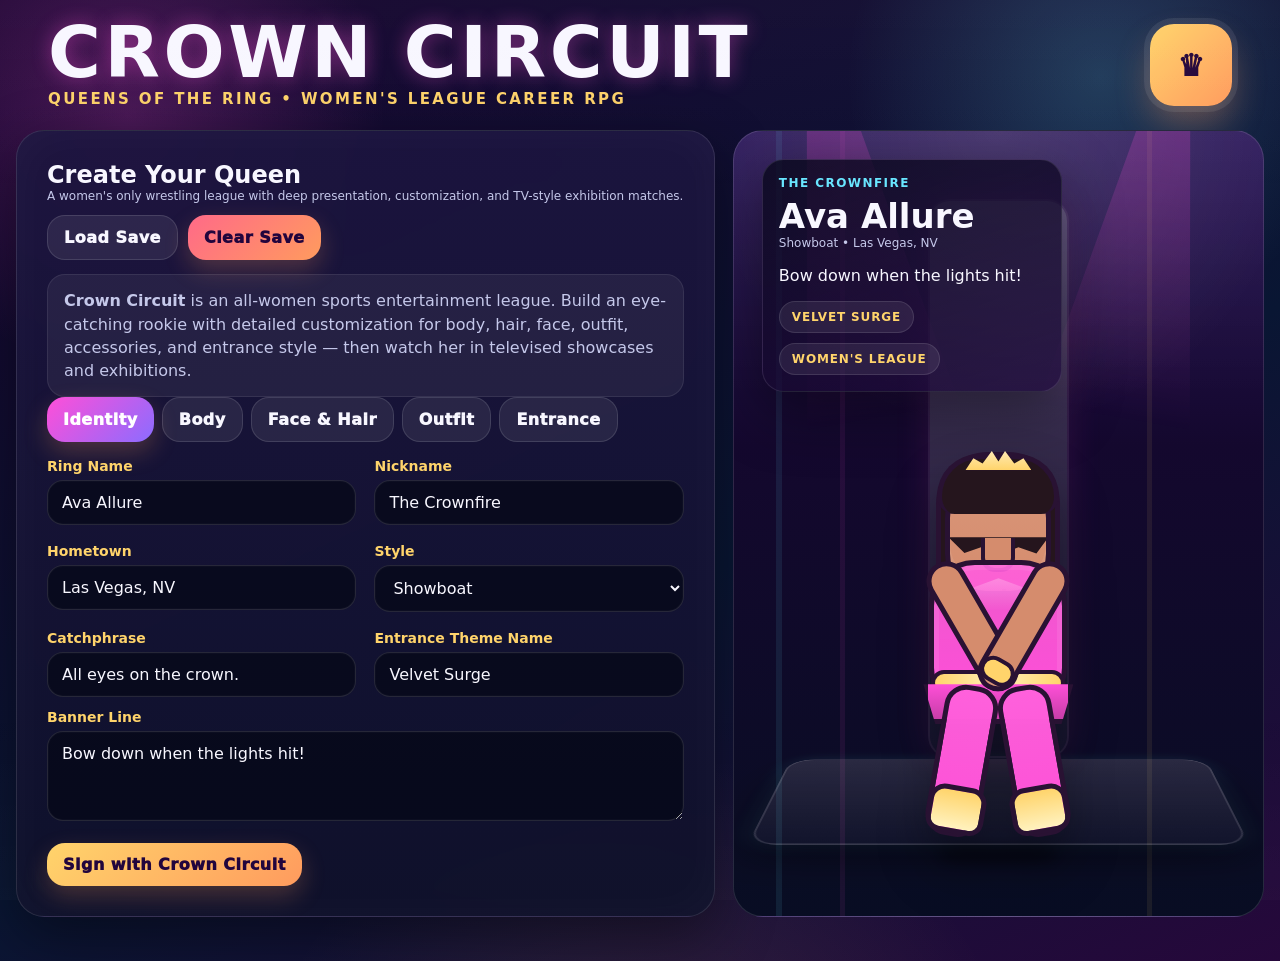
<file: index.html>
<!DOCTYPE html>
<html lang="en">
<head>
<meta charset="UTF-8" />
<meta name="viewport" content="width=device-width, initial-scale=1, viewport-fit=cover" />
<meta name="theme-color" content="#22053d" />
<meta name="apple-mobile-web-app-capable" content="yes" />
<meta name="apple-mobile-web-app-status-bar-style" content="black-translucent" />
<meta name="apple-mobile-web-app-title" content="Crown Circuit" />
<title>Crown Circuit: Queens of the Ring</title>
<style>
:root{
  --bg:#18042f; --bg2:#091633; --panel:rgba(18,14,46,.82); --panel2:rgba(255,255,255,.09);
  --text:#f8f7ff; --muted:#c5c8ea; --gold:#ffd46b; --pink:#ff4fd8; --cyan:#69e6ff; --mint:#67ffbd; --red:#ff6a88;
  --shadow:0 20px 60px rgba(0,0,0,.42);
}
*{box-sizing:border-box}
html{-webkit-text-size-adjust:100%;touch-action:manipulation}
body{margin:0;min-height:100vh;font-family:Inter,system-ui,-apple-system,Segoe UI,Arial,sans-serif;color:var(--text);background:
 radial-gradient(circle at 10% 12%,rgba(255,79,216,.22),transparent 18%),
 radial-gradient(circle at 86% 8%,rgba(105,230,255,.2),transparent 18%),
 radial-gradient(circle at 50% 120%,rgba(255,212,107,.12),transparent 30%),
 linear-gradient(155deg,var(--bg) 0%,var(--bg2) 58%,#26083b 100%);
 overflow-x:hidden;padding:env(safe-area-inset-top) env(safe-area-inset-right) env(safe-area-inset-bottom) env(safe-area-inset-left)}
body::before{content:"";position:fixed;inset:0;pointer-events:none;background:linear-gradient(180deg,rgba(255,255,255,.03),transparent 22%,transparent 78%,rgba(255,255,255,.025));opacity:.8}
.header{display:flex;justify-content:space-between;align-items:center;gap:16px;padding:22px clamp(14px,4vw,48px)}
.brand h1{margin:0;font-size:clamp(34px,6vw,72px);line-height:.84;letter-spacing:.05em;text-shadow:0 0 20px rgba(255,79,216,.4)}
.brand p{margin:8px 0 0;color:var(--gold);font-weight:800;letter-spacing:.16em;text-transform:uppercase;font-size:clamp(10px,2vw,15px)}
.crown-badge{display:grid;place-items:center;width:82px;height:82px;border-radius:24px;background:linear-gradient(135deg,var(--gold),#ff9b5e);color:#26083b;font-size:30px;font-weight:1000;box-shadow:0 0 0 6px rgba(255,255,255,.08),0 18px 34px rgba(255,155,94,.32)}
#app{max-width:1320px;margin:0 auto;padding:0 16px 44px}
.card{background:linear-gradient(180deg,rgba(28,21,63,.92),rgba(15,17,42,.92));border:1px solid rgba(255,255,255,.12);border-radius:28px;box-shadow:var(--shadow),inset 0 0 50px rgba(255,255,255,.03);padding:clamp(18px,2.5vw,30px);backdrop-filter:blur(10px)}
.hero-grid,.grid{display:grid;gap:18px}.hero-grid{grid-template-columns:minmax(320px,1.25fr) minmax(320px,.95fr)}.grid.two{grid-template-columns:repeat(2,minmax(0,1fr))}.grid.three{grid-template-columns:repeat(3,minmax(0,1fr))}.grid.four{grid-template-columns:repeat(4,minmax(0,1fr))}
@media(max-width:980px){.hero-grid,.grid.two,.grid.three,.grid.four{grid-template-columns:1fr}}
.panel-title{display:flex;justify-content:space-between;align-items:flex-start;gap:12px;flex-wrap:wrap;margin-bottom:14px}.panel-title h2,.panel-title h3{margin:0}
.pill{display:inline-flex;align-items:center;gap:6px;padding:8px 12px;border-radius:999px;background:rgba(255,255,255,.08);border:1px solid rgba(255,255,255,.11);font-size:12px;font-weight:900;letter-spacing:.07em;text-transform:uppercase;color:var(--gold)}
label{display:block;margin:0 0 6px;color:var(--gold);font-weight:800;font-size:14px}
input,select,textarea{width:100%;background:rgba(5,8,22,.7);color:var(--text);border:1px solid rgba(255,255,255,.12);border-radius:16px;padding:12px 14px;font:inherit;outline:none;box-shadow:inset 0 0 0 1px rgba(255,255,255,.02)}
input[type="range"]{padding:0;height:40px;background:transparent;box-shadow:none;border:0}
input[type="color"]{padding:6px;min-height:50px}
textarea{min-height:90px;resize:vertical}
button{border:0;cursor:pointer;border-radius:18px;padding:12px 16px;font:inherit;font-weight:1000;letter-spacing:.03em;color:#22053d;background:linear-gradient(135deg,var(--gold),#ff9b5e);box-shadow:0 10px 24px rgba(255,155,94,.24);transition:transform .12s ease,filter .12s ease}
button:hover{transform:translateY(-2px);filter:saturate(1.08)}button:active{transform:translateY(2px)}button.secondary{color:var(--text);background:rgba(255,255,255,.08);box-shadow:none;border:1px solid rgba(255,255,255,.12)}button.danger{background:linear-gradient(135deg,var(--red),#ff9b5e)}
.notice{padding:14px 16px;border-radius:18px;background:rgba(255,255,255,.06);border:1px solid rgba(255,255,255,.08);color:var(--muted);line-height:1.45}
.nav{display:flex;gap:10px;flex-wrap:wrap;margin-bottom:16px}
.kv{display:flex;flex-wrap:wrap;gap:10px}.footer-actions,.choice{display:flex;flex-wrap:wrap;gap:10px}
.small{font-size:12px;color:var(--muted)}
.stat{margin-top:14px}.stat b{display:flex;justify-content:space-between;gap:8px;margin-bottom:6px}.bar{height:12px;border-radius:999px;background:rgba(0,0,0,.4);overflow:hidden;border:1px solid rgba(255,255,255,.08)}.fill{height:100%;background:linear-gradient(90deg,var(--pink),var(--gold))}
.row{display:flex;justify-content:space-between;align-items:center;gap:14px;padding:14px 16px;border-radius:18px;background:rgba(255,255,255,.05);border:1px solid rgba(255,255,255,.08);margin-bottom:10px}
.hero-stage{position:relative;overflow:hidden;min-height:620px;background:
 radial-gradient(circle at 50% 0,rgba(255,255,255,.12),transparent 36%),
 linear-gradient(180deg,rgba(255,255,255,.05),transparent 34%),
 linear-gradient(180deg,#2a1659 0%,#14082e 40%,#080d23 100%);
 border-radius:30px;border:1px solid rgba(255,255,255,.12)}
.hero-stage::before{content:"";position:absolute;inset:0;background:linear-gradient(90deg,transparent 0 8%,rgba(105,230,255,.09) 8% 9%,transparent 9% 20%,rgba(255,79,216,.08) 20% 21%,transparent 21% 78%,rgba(255,212,107,.08) 78% 79%,transparent 79% 100%)}
.stage-floor{position:absolute;left:7%;right:7%;bottom:28px;height:180px;background:linear-gradient(180deg,rgba(255,255,255,.12),rgba(255,255,255,.03));border:2px solid rgba(255,255,255,.12);border-radius:26px;transform:perspective(840px) rotateX(62deg);box-shadow:0 26px 60px rgba(0,0,0,.42),0 0 28px rgba(105,230,255,.12)}
.ramp{position:absolute;left:37%;right:37%;top:70px;bottom:160px;border-radius:20px;background:linear-gradient(180deg,rgba(255,255,255,.22),rgba(255,255,255,.04));box-shadow:0 0 0 2px rgba(255,255,255,.07),0 0 36px rgba(255,79,216,.13)}
.spotlight{position:absolute;top:-40px;width:38%;height:460px;filter:blur(0.5px);opacity:.5;background:linear-gradient(180deg,rgba(255,255,255,.4),transparent 72%);clip-path:polygon(40% 0,60% 0,100% 100%,0 100%)}
.spotlight.left{left:6%;transform:rotate(-10deg)}.spotlight.right{right:6%;transform:rotate(10deg)}
.preview-stack{position:absolute;inset:0;display:flex;align-items:flex-end;justify-content:center;padding-bottom:44px;pointer-events:none}
.preview-card{position:absolute;left:28px;top:28px;width:min(300px,42vw);padding:16px;border-radius:22px;background:linear-gradient(160deg,rgba(9,8,28,.82),rgba(31,10,60,.72));border:1px solid rgba(255,255,255,.1);box-shadow:var(--shadow)}
.preview-card h3{margin:6px 0 0;font-size:clamp(22px,3vw,34px)}.preview-card .alias{font-size:12px;letter-spacing:.12em;text-transform:uppercase;color:var(--cyan);font-weight:800}
.tabs{display:flex;gap:8px;flex-wrap:wrap;margin-bottom:16px}.tab-btn.active{background:linear-gradient(135deg,var(--pink),#8b6cff);color:white}
.tab-panel{display:none}.tab-panel.active{display:block}
.color-grid{display:grid;grid-template-columns:repeat(2,minmax(0,1fr));gap:12px}
.choice-grid{display:grid;grid-template-columns:repeat(3,minmax(0,1fr));gap:10px}.choice-chip{padding:10px 12px;border-radius:16px;background:rgba(255,255,255,.06);border:1px solid rgba(255,255,255,.1);cursor:pointer;text-align:center;font-weight:800}.choice-chip.active{background:linear-gradient(135deg,rgba(255,79,216,.26),rgba(105,230,255,.2));border-color:rgba(255,255,255,.25)}
.match-screen{display:grid;grid-template-columns:minmax(0,1.45fr) minmax(320px,.8fr);gap:18px}.arena-card{padding:12px}.arena-wrap{position:relative;height:min(74vh,760px);min-height:520px;border-radius:24px;overflow:hidden;background:linear-gradient(180deg,#2c1c5c 0%,#17102f 34%,#090d22 100%);border:1px solid rgba(255,255,255,.12)}
@media(max-width:980px){.match-screen{grid-template-columns:1fr}.arena-wrap{height:540px;min-height:460px}}
.arena-crowd{position:absolute;inset:24px 0 auto;height:130px;background:radial-gradient(circle at center,rgba(255,255,255,.08),transparent 48%)}
.crowd-dots{position:absolute;inset:16px 0 auto;height:120px;opacity:.7}
.crowd-dots i{position:absolute;width:8px;height:8px;border-radius:50%;background:var(--dot,#ffd46b);box-shadow:0 0 14px var(--dot,#ffd46b)}
.light-beam{position:absolute;top:-16px;width:28%;height:66%;opacity:.42;background:linear-gradient(180deg,rgba(255,255,255,.52),rgba(255,255,255,.02) 70%);clip-path:polygon(40% 0,60% 0,100% 100%,0 100%)}
.light-beam.left{left:10%;transform:rotate(-8deg)}.light-beam.right{right:10%;transform:rotate(8deg)}
.titantron{position:absolute;left:50%;top:18px;transform:translateX(-50%);width:min(520px,74%);padding:12px 20px;border-radius:20px;background:linear-gradient(135deg,rgba(255,79,216,.35),rgba(105,230,255,.2));border:1px solid rgba(255,255,255,.18);text-align:center;box-shadow:0 0 30px rgba(255,79,216,.18)}
.titantron .main{font-size:clamp(24px,3vw,42px);font-weight:1000;letter-spacing:.05em}.titantron .sub{font-size:12px;letter-spacing:.2em;text-transform:uppercase;color:var(--gold);font-weight:800}
.ring-stage{position:absolute;left:7%;right:7%;bottom:30px;height:330px}.ring-canvas-floor{position:absolute;inset:auto 0 0;height:120px;background:linear-gradient(180deg,rgba(255,255,255,.12),rgba(255,255,255,.03));border-radius:22px;transform:perspective(840px) rotateX(62deg)}
.ring-apron{position:absolute;left:7%;right:7%;bottom:0;height:88px;background:linear-gradient(180deg,#2a2d8e,#101443);border-radius:0 0 24px 24px}
.ring-mat{position:absolute;left:11%;right:11%;bottom:56px;height:180px;border-radius:20px;background:linear-gradient(180deg,#e9eaff,#c7d1ff);box-shadow:0 0 0 10px #5370ff,0 0 0 18px #202866,0 18px 34px rgba(0,0,0,.35);overflow:hidden}
.ring-mat::before{content:"";position:absolute;inset:0;background:linear-gradient(90deg,rgba(255,255,255,.22),transparent 24%,transparent 76%,rgba(255,255,255,.15))}
.ring-logo{position:absolute;left:50%;top:50%;transform:translate(-50%,-50%);font-weight:1000;color:rgba(45,42,116,.18);letter-spacing:.16em;font-size:clamp(22px,3vw,42px)}
.rope{position:absolute;left:13%;right:13%;height:8px;border-radius:999px;box-shadow:0 0 0 2px rgba(255,255,255,.1)}.rope.r1{bottom:218px;background:#ff6a88}.rope.r2{bottom:190px;background:#ffd46b}.rope.r3{bottom:162px;background:#69e6ff}
.post{position:absolute;bottom:44px;width:16px;height:190px;background:linear-gradient(180deg,#8de6ff,#40a9ff);box-shadow:0 0 0 4px #25327b}.post.left{left:11%}.post.right{right:11%}
.steps{position:absolute;left:4%;bottom:18px;width:64px;height:54px;border-radius:8px;background:linear-gradient(180deg,#c8c9dd,#6f7490);box-shadow:0 10px 18px rgba(0,0,0,.28)}
.entrance-overlay{position:absolute;inset:0;display:flex;align-items:center;justify-content:center;background:radial-gradient(circle at center,rgba(7,9,24,.22),rgba(6,8,18,.84));backdrop-filter:blur(4px);opacity:0;pointer-events:none;transition:opacity .4s ease}.entrance-overlay.show{opacity:1;pointer-events:auto}
.entrance-screen{width:min(86%,1040px);height:min(78%,700px);position:relative;overflow:hidden;border-radius:28px;background:linear-gradient(180deg,#25105d,#100827);border:1px solid rgba(255,255,255,.14);box-shadow:var(--shadow)}
.entrance-bg{position:absolute;inset:0;background:radial-gradient(circle at center top,rgba(255,255,255,.18),transparent 24%),linear-gradient(180deg,rgba(255,255,255,.06),transparent 26%),linear-gradient(180deg,#24115a,#100827 55%,#0b0d20)}
.pyro{position:absolute;bottom:110px;width:150px;height:260px;filter:blur(.2px);opacity:0;animation:pyro 1.8s ease-in-out infinite}.pyro.left{left:8%}.pyro.right{right:8%}.entrance-overlay.show .pyro{opacity:.9}
.pyro::before,.pyro::after{content:"";position:absolute;left:50%;bottom:0;transform:translateX(-50%);width:8px;height:180px;background:linear-gradient(180deg,transparent,var(--pyro,#ff4fd8) 34%,#fff 60%,transparent);clip-path:polygon(50% 0,72% 16%,100% 100%,0 100%,28% 16%)}
.pyro::after{height:220px;width:12px;opacity:.66;filter:blur(8px)}
@keyframes pyro{0%,100%{transform:scaleY(.75) translateY(10px)}50%{transform:scaleY(1.08) translateY(-6px)}}
.entrance-runway{position:absolute;left:39%;right:39%;top:88px;bottom:90px;border-radius:22px;background:linear-gradient(180deg,rgba(255,255,255,.24),rgba(255,255,255,.06));box-shadow:0 0 0 2px rgba(255,255,255,.08),0 0 30px rgba(255,79,216,.18)}
.entrance-nameplate{position:absolute;left:28px;right:28px;bottom:24px;padding:16px 18px;border-radius:22px;background:linear-gradient(135deg,rgba(255,79,216,.24),rgba(105,230,255,.14));border:1px solid rgba(255,255,255,.16);display:flex;justify-content:space-between;align-items:flex-end;gap:12px}
.entrance-nameplate .name{font-size:clamp(30px,4vw,54px);font-weight:1000;line-height:.9}.entrance-nameplate .tag{font-size:12px;letter-spacing:.18em;text-transform:uppercase;color:var(--gold);font-weight:800}.entrance-nameplate .quote{max-width:48%;color:var(--muted)}
.commentary{max-height:220px;overflow:auto;padding-right:4px}.comment{padding:10px 12px;border-radius:14px;background:rgba(255,255,255,.05);border:1px solid rgba(255,255,255,.08);margin-bottom:8px}.comment b{display:block;font-size:11px;letter-spacing:.12em;text-transform:uppercase;color:var(--gold);margin-bottom:4px}
.log{max-height:240px;overflow:auto}.log-entry{padding:9px 10px;border-radius:14px;background:rgba(0,0,0,.22);border:1px solid rgba(255,255,255,.08);margin-bottom:8px}
.hud-grid{display:grid;grid-template-columns:1fr;gap:12px}.wbox{padding:12px;border-radius:18px;background:rgba(255,255,255,.05);border:1px solid rgba(255,255,255,.08)}
.match-controls{display:flex;gap:10px;flex-wrap:wrap;margin-top:12px}
.action-banner{position:absolute;left:50%;top:94px;transform:translateX(-50%);padding:12px 18px;border-radius:999px;background:rgba(5,8,22,.7);border:1px solid rgba(255,255,255,.18);font-weight:1000;letter-spacing:.08em;text-transform:uppercase;box-shadow:0 10px 24px rgba(0,0,0,.28)}
/* Wrestler render */
.wrestler{--skin:#d58c6d;--hair:#22121c;--gear1:#ff4fd8;--gear2:#ffd46b;--eye:#4c2e2b;--lip:#c86a7d;--height:1;--shoulder:1;--waist:1;--hip:1;--poseIdle:0px;position:relative;width:240px;height:490px;transform-origin:bottom center;filter:drop-shadow(0 26px 24px rgba(0,0,0,.32));pointer-events:none}
.wrestler.compact{width:170px;height:340px}.wrestler.mini{width:130px;height:250px}.wrestler .shadow{position:absolute;left:50%;bottom:8px;transform:translateX(-50%);width:120px;height:18px;border-radius:50%;background:rgba(0,0,0,.32);filter:blur(6px)}
.wrestler .body{position:absolute;left:50%;bottom:24px;transform:translateX(-50%) scaleY(var(--height));width:190px;height:430px;animation:idlebob 2.4s ease-in-out infinite}
.wrestler.walk .body{animation:walkbob .7s linear infinite}.wrestler.pose-taunt .body{animation:tauntbob .8s ease-in-out infinite}.wrestler.pose-aerial .body{animation:aerialjump .8s ease-in-out infinite}.wrestler.pose-win .body{animation:winpose 1s ease-in-out infinite alternate}
@keyframes idlebob{0%,100%{transform:translateY(0)}50%{transform:translateY(-5px)}}@keyframes walkbob{0%,100%{transform:translateY(0)}50%{transform:translateY(-8px)}}@keyframes tauntbob{0%,100%{transform:translateY(0) rotate(0deg)}50%{transform:translateY(-8px) rotate(-2deg)}}@keyframes aerialjump{0%,100%{transform:translateY(0)}50%{transform:translateY(-34px)}}@keyframes winpose{0%{transform:translateY(0)}100%{transform:translateY(-12px)}}
.torso-back{position:absolute;left:50%;top:142px;transform:translateX(-50%);width:132px;height:148px;background:linear-gradient(180deg,color-mix(in srgb,var(--gear1) 84%, white 8%),var(--gear1));border-radius:46px 46px 40px 40px;border:5px solid #291233;box-shadow:inset 0 0 0 5px rgba(255,255,255,.08)}
.waist-accent{position:absolute;left:50%;top:252px;transform:translateX(-50%);width:134px;height:26px;background:linear-gradient(90deg,var(--gear2),#fff0b8,var(--gear2));border-radius:16px;border:4px solid #291233}
.neck{position:absolute;left:50%;top:120px;transform:translateX(-50%);width:34px;height:34px;background:var(--skin);border-radius:0 0 14px 14px;border:4px solid #291233;border-top:0}
.head{position:absolute;left:50%;top:54px;transform:translateX(-50%);width:106px;height:124px;border-radius:46px 46px 42px 42px;background:linear-gradient(180deg,color-mix(in srgb,var(--skin) 92%, white 8%),var(--skin));border:5px solid #291233;overflow:hidden;box-shadow:inset 0 -10px 0 rgba(255,255,255,.08)}
.ear{position:absolute;top:110px;width:16px;height:22px;background:var(--skin);border:4px solid #291233;border-radius:12px}.ear.left{left:47px}.ear.right{right:47px}
.hair-back{position:absolute;left:50%;top:34px;transform:translateX(-50%);width:124px;height:164px;background:var(--hair);border-radius:52px 52px 60px 60px;border:5px solid #291233}.hair-front{position:absolute;left:50%;top:36px;transform:translateX(-50%);width:122px;height:60px;background:var(--hair);border-radius:52px 52px 22px 22px;border:5px solid #291233;border-bottom:0}.bangs{position:absolute;left:50%;top:60px;transform:translateX(-50%);width:100px;height:28px;background:var(--hair);clip-path:polygon(0 0,100% 0,88% 58%,70% 36%,52% 62%,34% 34%,16% 56%)}
.eye{position:absolute;top:98px;width:20px;height:12px;border-radius:12px;background:#fff;border:3px solid #291233;border-top-width:4px;overflow:hidden}.eye.left{left:84px}.eye.right{right:84px}.iris{position:absolute;left:5px;top:1px;width:8px;height:8px;border-radius:50%;background:var(--eye)}.lash{position:absolute;top:-6px;left:-2px;right:-2px;height:8px;border-top:3px solid #291233;border-radius:999px}
.brow{position:absolute;top:86px;width:24px;height:6px;border-top:4px solid #291233;border-radius:999px}.brow.left{left:82px;transform:rotate(-10deg)}.brow.right{right:82px;transform:rotate(10deg)}
.nose{position:absolute;left:50%;top:112px;transform:translateX(-50%);width:16px;height:20px;border-right:4px solid rgba(41,18,51,.3);border-bottom:4px solid rgba(41,18,51,.22);border-radius:0 0 12px 12px}.mouth{position:absolute;left:50%;top:138px;transform:translateX(-50%);width:34px;height:12px;border-radius:0 0 16px 16px;background:var(--lip);box-shadow:0 -2px 0 rgba(255,255,255,.3) inset}
.blush{position:absolute;top:132px;width:20px;height:10px;border-radius:999px;background:rgba(255,155,160,.24);filter:blur(2px)}.blush.left{left:74px}.blush.right{right:74px}
.arm{position:absolute;top:156px;width:40px;height:144px;background:var(--skin);border:5px solid #291233;border-radius:22px;transform-origin:top center;box-shadow:inset 0 -8px 0 rgba(255,255,255,.08)}.arm.left{left:24px;transform:rotate(12deg)}.arm.right{right:24px;transform:rotate(-12deg)}.wrestler.pose-strike .arm.right{transform:rotate(-54deg) translate(10px,-10px)}.wrestler.pose-grapple .arm.left{transform:rotate(30deg) translate(8px,-8px)}.wrestler.pose-taunt .arm.left{transform:rotate(-28deg) translate(-4px,-24px)}.wrestler.pose-taunt .arm.right{transform:rotate(28deg) translate(4px,-24px)}.wrestler.pose-win .arm.left{transform:rotate(-38deg) translate(-10px,-26px)}.wrestler.pose-win .arm.right{transform:rotate(38deg) translate(10px,-26px)}
.glove{position:absolute;bottom:2px;left:50%;transform:translateX(-50%);width:36px;height:26px;border-radius:14px;background:var(--gear2);border:4px solid #291233}
.leg{position:absolute;top:268px;width:50px;height:152px;border-radius:22px;background:linear-gradient(180deg,color-mix(in srgb,var(--gear1) 88%, white 10%),var(--gear1));border:5px solid #291233;transform-origin:top center;box-shadow:inset 0 -8px 0 rgba(255,255,255,.08)}.leg.left{left:45px}.leg.right{right:45px}.wrestler.walk .leg.left{transform:rotate(10deg)}.wrestler.walk .leg.right{transform:rotate(-10deg)}.wrestler.pose-aerial .leg.left{transform:rotate(18deg)}.wrestler.pose-aerial .leg.right{transform:rotate(-18deg)}
.boot{position:absolute;bottom:-2px;width:58px;height:48px;border-radius:16px 16px 14px 14px;background:linear-gradient(180deg,var(--gear2),#fff2bf);border:5px solid #291233}.boot.left{left:-4px}.boot.right{right:-4px}
.skirt{position:absolute;left:50%;top:266px;transform:translateX(-50%);width:150px;height:40px;background:linear-gradient(180deg,var(--gear1),color-mix(in srgb,var(--gear1) 78%, black 22%));clip-path:polygon(0 0,100% 0,92% 100%,8% 100%);border-left:5px solid #291233;border-right:5px solid #291233;border-bottom:5px solid #291233}.shorts{position:absolute;left:50%;top:266px;transform:translateX(-50%);width:126px;height:52px;background:linear-gradient(180deg,var(--gear1),color-mix(in srgb,var(--gear1) 76%, black 24%));border-radius:18px;border:5px solid #291233}.pattern{position:absolute;left:50%;top:160px;transform:translateX(-50%);width:88px;height:54px;background:linear-gradient(180deg,rgba(255,255,255,.26),transparent 60%);clip-path:polygon(50% 0,100% 30%,76% 100%,24% 100%,0 30%)}
.bodytype-curvy .torso-back{width:138px}.bodytype-power .torso-back{width:148px;height:156px}.bodytype-lean .torso-back{width:122px}.bodytype-power .arm{width:44px}.bodytype-lean .arm{width:34px}.bodytype-curvy .leg{width:54px}.bodytype-lean .leg{width:44px}
.hair-ponytail .hair-back{height:176px;border-radius:52px 52px 80px 80px}.hair-bob .hair-back{height:132px}.hair-longwave .hair-back{height:184px}.hair-braids .hair-back{height:170px}.hair-braids .hair-back::before,.hair-braids .hair-back::after{content:"";position:absolute;bottom:0;width:18px;height:112px;background:var(--hair);border:4px solid #291233;border-radius:16px}.hair-braids .hair-back::before{left:8px}.hair-braids .hair-back::after{right:8px}
.hair-ponytail .hair-back::after{content:"";position:absolute;left:50%;top:34px;transform:translateX(-50%);width:28px;height:130px;background:var(--hair);border:4px solid #291233;border-radius:18px}.hair-bob .bangs{top:56px}.hair-crown .hair-front{border-radius:60px 60px 18px 18px}.face-fierce .brow.left{transform:rotate(-18deg)}.face-fierce .brow.right{transform:rotate(18deg)}.face-soft .mouth{width:30px;height:10px}.makeup-glam .mouth{box-shadow:0 -3px 0 rgba(255,255,255,.4) inset,0 0 0 2px rgba(255,79,216,.18)}.makeup-glam .eye{box-shadow:0 0 0 2px rgba(255,79,216,.12)}.makeup-smoky .eye{box-shadow:0 0 0 8px rgba(29,20,54,.16)}.makeup-warpaint .blush{display:none}.makeup-warpaint .head::after{content:"";position:absolute;left:14px;right:14px;top:56px;height:16px;background:linear-gradient(90deg,var(--gear2),transparent 80%);opacity:.85;border-radius:999px;transform:rotate(-8deg)}
.outfit-bodysuit .skirt{display:none}.outfit-bodysuit .shorts{display:none}.outfit-skirt .shorts{display:none}.outfit-shorts .skirt{display:none}.outfit-jacket .skirt{display:none}.outfit-jacket .shorts{display:block}.outfit-idol .shorts{display:none}.outfit-idol .skirt{display:block}.outfit-idol .pattern{background:linear-gradient(180deg,rgba(255,255,255,.4),transparent 58%),radial-gradient(circle at center,var(--gear2),transparent 60%)}
.jacket,.tiara{display:none;position:absolute;z-index:4}.jacket{left:50%;top:134px;transform:translateX(-50%);width:150px;height:104px;border-radius:28px 28px 18px 18px;background:linear-gradient(180deg,rgba(255,255,255,.12),transparent 30%),linear-gradient(180deg,#fff2,transparent 0),linear-gradient(180deg,var(--gear2),#4f2a58);border:5px solid #291233;box-shadow:inset 0 0 0 3px rgba(255,255,255,.06)}.jacket:before,.jacket:after{content:"";position:absolute;top:12px;width:28px;height:72px;background:linear-gradient(180deg,var(--gear2),#4f2a58);border:4px solid #291233;border-radius:18px}.jacket:before{left:-18px;transform:rotate(8deg)}.jacket:after{right:-18px;transform:rotate(-8deg)}.tiara{left:50%;top:28px;transform:translateX(-50%);width:66px;height:24px;background:linear-gradient(180deg,#fff0c6,var(--gear2));clip-path:polygon(0 100%,12% 50%,26% 72%,40% 20%,50% 64%,60% 20%,74% 72%,88% 50%,100% 100%);filter:drop-shadow(0 3px 0 #291233)}.accessory-tiara .tiara{display:block}.accessory-jacket .jacket,.outfit-jacket .jacket{display:block}.hair-bun .hair-back{height:132px}.hair-bun .hair-back:after{content:"";position:absolute;left:50%;top:-18px;transform:translateX(-50%);width:40px;height:34px;background:var(--hair);border:4px solid #291233;border-radius:50%}.face-regal .mouth{width:38px;height:14px;border-radius:0 0 20px 20px}.face-regal .brow.left{transform:rotate(-14deg)}.face-regal .brow.right{transform:rotate(14deg)}
.entrance-pose-salute .arm.left{transform:rotate(-62deg) translate(-8px,-20px)}.entrance-pose-salute .arm.right{transform:rotate(18deg)}.entrance-pose-diva .arm.left{transform:rotate(-30deg) translate(-4px,-14px)}.entrance-pose-diva .arm.right{transform:rotate(30deg) translate(4px,-14px)}.entrance-pose-hero .arm.left{transform:rotate(-20deg) translate(-4px,-10px)}.entrance-pose-hero .arm.right{transform:rotate(42deg) translate(6px,-22px)}.entrance-pose-strut .arm.left{transform:rotate(-14deg) translate(-6px,-8px)}.entrance-pose-strut .arm.right{transform:rotate(20deg) translate(6px,-12px)}
.walk-cycle{animation:walkslide 5s linear infinite}@keyframes walkslide{0%{transform:translate(-210px,30px) scale(.88)}100%{transform:translate(120px,0) scale(1)}}
.mini .shadow{width:82px;height:10px}.compact .shadow{width:100px}
.mobile-hint{display:none;margin:0 auto 14px;max-width:1320px;padding:0 16px}.mobile-hint .notice{font-size:13px}
@media(hover:none) and (pointer:coarse){button:hover{transform:none;filter:none}.mobile-hint{display:block}}
@media(max-width:720px){.header{padding:16px 14px}.brand h1{font-size:clamp(34px,13vw,58px)}.preview-card{width:auto;right:18px;left:18px;top:18px}.hero-stage{min-height:560px}.preview-stack{padding-bottom:22px}.wrestler{width:200px;height:420px}.wrestler.compact{width:140px;height:290px}.entrance-nameplate{flex-direction:column;align-items:flex-start}.entrance-nameplate .quote{max-width:none}.arena-wrap{min-height:420px;height:70vh}.titantron{width:88%}.light-beam{width:34%}.ramp,.entrance-runway{left:33%;right:33%}.choice-grid{grid-template-columns:repeat(2,minmax(0,1fr))}}
</style>
</head>
<body>
<div class="header">
  <div class="brand">
    <h1>CROWN CIRCUIT</h1>
    <p>Queens of the Ring • Women's League Career RPG</p>
  </div>
  <div class="crown-badge">♛</div>
</div>
<div class="mobile-hint"><div class="notice">iPhone ready: host this folder online, open it in Safari, then use Share → Add to Home Screen. This version focuses on a polished women's-only league with improved entrances, visuals, and animation.</div></div>
<main id="app"></main>
<script>
const app=document.getElementById('app');

const promotionName='Crown Circuit';
const belts=[
  {id:'spotlight',name:'Spotlight Crown',prestige:18},
  {id:'allstar',name:'All-Star Tiara Championship',prestige:34},
  {id:'velocity',name:'Velocity Queens Title',prestige:48},
  {id:'legacy',name:'Legacy Empress Championship',prestige:72},
  {id:'world',name:'Crown Circuit World Championship',prestige:92}
];

const rivals=[
  {name:'Sable Vixen',style:'Showboat',power:14,charisma:22,tech:12,rep:28,catchphrase:'Spotlight first, questions later.',look:{skin:'#d79a76',hair:'#23101b',gear1:'#ff4fd8',gear2:'#ffe1a8',eye:'#4c2e2b',lip:'#d36988',bodyType:'curvy',hairStyle:'longwave',face:'soft',makeup:'glam',outfit:'skirt',entrancePose:'diva',pyro:'#ff4fd8',theme:'Velvet Bloom'}} ,
  {name:'Kara Steel',style:'Powerhouse',power:24,charisma:10,tech:12,rep:34,catchphrase:'I bend steel and break crowns.',look:{skin:'#9d6446',hair:'#201312',gear1:'#466bff',gear2:'#69e6ff',eye:'#362016',lip:'#8f4f5b',bodyType:'power',hairStyle:'ponytail',face:'fierce',makeup:'smoky',outfit:'shorts',entrancePose:'hero',pyro:'#69e6ff',theme:'Titan Heart'}} ,
  {name:'Mina Mirage',style:'High Flyer',power:12,charisma:17,tech:18,rep:30,catchphrase:'Catch the flash if you can.',look:{skin:'#f2c09c',hair:'#47261d',gear1:'#9f59ff',gear2:'#ffcf5e',eye:'#4c332d',lip:'#bf7180',bodyType:'lean',hairStyle:'bob',face:'soft',makeup:'glam',outfit:'bodysuit',entrancePose:'salute',pyro:'#ffcf5e',theme:'Star Dash'}} ,
  {name:'Bianca Vale',style:'Technician',power:13,charisma:13,tech:24,rep:38,catchphrase:'Every hold has a lesson.',look:{skin:'#6e4838',hair:'#0f0b14',gear1:'#1fce8a',gear2:'#9effe0',eye:'#241919',lip:'#95525d',bodyType:'lean',hairStyle:'braids',face:'fierce',makeup:'smoky',outfit:'shorts',entrancePose:'hero',pyro:'#67ffbd',theme:'Emerald Lock'}} ,
  {name:'Nova Luxe',style:'Showboat',power:15,charisma:24,tech:14,rep:46,catchphrase:'The universe watches me shine.',look:{skin:'#c77963',hair:'#2c1228',gear1:'#ff5d94',gear2:'#ffd46b',eye:'#45222b',lip:'#d26f8f',bodyType:'curvy',hairStyle:'crown',face:'soft',makeup:'glam',outfit:'skirt',entrancePose:'diva',pyro:'#ffd46b',theme:'Royal Stardust'}} ,
  {name:'Rhea Tempest',style:'Brawler',power:21,charisma:14,tech:15,rep:42,catchphrase:'Hear the storm before I strike.',look:{skin:'#8b5f4a',hair:'#1b1019',gear1:'#ff6a88',gear2:'#72dfff',eye:'#351f1d',lip:'#ac6270',bodyType:'power',hairStyle:'ponytail',face:'fierce',makeup:'warpaint',outfit:'bodysuit',entrancePose:'hero',pyro:'#ff6a88',theme:'Storm Siren'}}
];

const stories=[
  {id:'spotlight',title:'Spotlight Test',desc:'Win your TV debut and prove you belong in the league.',reward:'Reputation +8, Fans +6'},
  {id:'rivalry',title:'Velvet Rivalry',desc:'Trade words and blows with a rising star to unlock better matches.',reward:'Morale +5, Money +30'},
  {id:'contender',title:'Road to the Tiara',desc:'Beat a ranked rival to earn a title eliminator.',reward:'Reputation +12, Fans +10'}
];

const matchTypes={
  showcase:{id:'showcase',name:'Showcase Singles',desc:'Balanced TV-style exhibition with entrances and crowd work.',rounds:14,speed:1200,tvTitle:"Women's Showcase",bias:'balanced'},
  sprint:{id:'sprint',name:'Sprint Showcase',desc:'Fast-paced showcase built around speed and bursts of offense.',rounds:10,speed:900,tvTitle:'Sprint Showcase',bias:'aerial'},
  clinic:{id:'clinic',name:'Technical Clinic',desc:'A showcase built around counters, smooth transitions, and ring craft.',rounds:16,speed:1100,tvTitle:'Technical Clinic',bias:'technical'},
  power:{id:'power',name:'Power Spotlight',desc:'A heavier-hitting match built on slams and ring control.',rounds:12,speed:1200,tvTitle:'Power Spotlight',bias:'power'},
  iron:{id:'iron',name:'Iron Woman Showcase',desc:'Long-form television attraction highlighting endurance and drama.',rounds:20,speed:1000,tvTitle:'Iron Woman Showcase',bias:'endurance'},
  spectacle:{id:'spectacle',name:'Main Event Spectacle',desc:'Big-match presentation with maximum pageantry and momentum swings.',rounds:15,speed:1050,tvTitle:'Main Event Spectacle',bias:'showcase'}
};

const defaultLook={
  bodyType:'curvy',hairStyle:'longwave',face:'soft',makeup:'glam',outfit:'skirt',entrancePose:'diva',accessory:'tiara',
  gear1:'#ff4fd8',gear2:'#ffd46b',skin:'#d58c6d',hair:'#25151d',eye:'#3d2430',lip:'#cc7185',pyro:'#ff4fd8',theme:'Velvet Surge',nickname:'The Crownfire',banner:'Bow down when the lights hit!',height:100
};

const defaultState={screen:'create',week:1,money:120,arena:'Starlight Dome',ownedBelts:[],completedStories:[],log:[],commentary:[],wrestler:null,currentMatch:null};
let state=loadState();
if(!state || typeof state!=='object') state=structuredClone(defaultState);
let matchInterval=0, entranceTimer=0;

function saveState(){localStorage.setItem('crownCircuitSave',JSON.stringify(state))}
function loadState(){try{return JSON.parse(localStorage.getItem('crownCircuitSave'))||structuredClone(defaultState)}catch(e){return structuredClone(defaultState)}}
function reset(){localStorage.removeItem('crownCircuitSave');stopAll();state=structuredClone(defaultState);render()}
function stopAll(){if(matchInterval) clearInterval(matchInterval); if(entranceTimer) clearInterval(entranceTimer); matchInterval=0; entranceTimer=0;}
function addLog(t){state.log.unshift(`Week ${state.week}: ${t}`); state.log=state.log.slice(0,120); saveState();}
function total(w=state.wrestler){return w.power+w.charisma+w.tech+Math.floor(w.rep/4)}
function styleMoves(style){return {
  'High Flyer':['Halo Kick','Meteor Drop','Starline Moonsault','Comet Crush'],
  'Powerhouse':['Queenbreaker Slam','Royal Bomb','Titan Press','Crown Collapse'],
  'Technician':['Silk Snare','Ivory Lock','Velvet Switch','Tiara Takedown'],
  'Brawler':['Flash Riot','Thunder Palm','Backstage Blitz','Storm Crash'],
  'Showboat':['Encore Kiss','Spotlight Twist','Red Carpet Drop','Finale Fever']
}[style]||['Signature Strike','Grande Finale']}

function choiceChip(key,val,group,current,label=val){return `<button class="choice-chip ${current===val?'active':''}" onclick="setChoice('${group}','${val}')">${label}</button>`}
function setChoice(group,val){const el=document.querySelector(`[data-group="${group}"]`);if(el)el.value=val; previewLook()}
function statBlock(name,val,max){return `<div class="stat"><b><span>${name}</span><span>${val}/${max}</span></b><div class="bar"><div class="fill" style="width:${Math.max(0,Math.min(100,val/max*100))}%"></div></div></div>`}
function miniStat(name,val){return `<div class="row"><div><b>${name}</b><div class="small">Current rating</div></div><div class="pill">${val}</div></div>`}
function allRoster(includePlayer=true){return [ ...(includePlayer&&state.wrestler?[state.wrestler]:[]), ...rivals ]}
function byName(name){return allRoster(true).find(w=>w.name===name)||rivals.find(w=>w.name===name)}
function actorOverall(a){return a.power+a.charisma+a.tech+Math.floor((a.rep||0)/4)}

function wrestlerFigure(w,cls=''){const look=w.look||w;const compact=cls.includes('compact')?'compact':cls.includes('mini')?'mini':'';return `<div class="wrestler ${cls} bodytype-${look.bodyType||'curvy'} hair-${look.hairStyle||'longwave'} face-${look.face||'soft'} makeup-${look.makeup||'glam'} outfit-${look.outfit||'skirt'} accessory-${look.accessory||'none'} entrance-pose-${look.entrancePose||'diva'}" style="--skin:${look.skin};--hair:${look.hair};--gear1:${look.gear1};--gear2:${look.gear2};--eye:${look.eye};--lip:${look.lip};--height:${(look.height||100)/100};--shoulder:1;--waist:1;--hip:1">
      <div class="shadow"></div>
      <div class="body ${compact}">
        <div class="hair-back"></div><div class="ear left"></div><div class="ear right"></div><div class="head"><div class="bangs"></div><div class="eye left"><div class="lash"></div><div class="iris"></div></div><div class="eye right"><div class="lash"></div><div class="iris"></div></div><div class="brow left"></div><div class="brow right"></div><div class="nose"></div><div class="mouth"></div><div class="blush left"></div><div class="blush right"></div></div><div class="hair-front"></div><div class="tiara"></div>
        <div class="neck"></div>
        <div class="torso-back"></div><div class="jacket"></div><div class="pattern"></div><div class="waist-accent"></div><div class="shorts"></div><div class="skirt"></div>
        <div class="arm left"><div class="glove"></div></div><div class="arm right"><div class="glove"></div></div>
        <div class="leg left"><div class="boot left"></div></div><div class="leg right"><div class="boot right"></div></div>
      </div>
    </div>`}

function render(){stopAll(); if(!state.wrestler || state.screen==='create') return renderCreate(); if(state.screen==='match') return renderMatch(); renderGame(state.screen||'home')}

function renderCreate(){
  const look=state.wrestler?.look||structuredClone(defaultLook);
  app.innerHTML=`<section class="hero-grid">
    <section class="card">
      <div class="panel-title"><div><h2>Create Your Queen</h2><div class="small">A women's only wrestling league with deep presentation, customization, and TV-style exhibition matches.</div></div><div class="footer-actions"><button class="secondary" onclick="loadExisting()">Load Save</button><button class="danger" onclick="reset()">Clear Save</button></div></div>
      <div class="notice"><b>${promotionName}</b> is an all-women sports entertainment league. Build an eye-catching rookie with detailed customization for body, hair, face, outfit, accessories, and entrance style — then watch her in televised showcases and exhibitions.</div>
      <div class="tabs">
        <button class="tab-btn active" data-tab="identity" onclick="switchTab('identity',this)">Identity</button>
        <button class="tab-btn secondary" data-tab="body" onclick="switchTab('body',this)">Body</button>
        <button class="tab-btn secondary" data-tab="face" onclick="switchTab('face',this)">Face & Hair</button>
        <button class="tab-btn secondary" data-tab="outfit" onclick="switchTab('outfit',this)">Outfit</button>
        <button class="tab-btn secondary" data-tab="entrance" onclick="switchTab('entrance',this)">Entrance</button>
      </div>

      <div class="tab-panel active" id="tab-identity">
        <div class="grid two">
          <div><label>Ring Name</label><input id="name" value="Ava Allure" oninput="previewLook()"></div>
          <div><label>Nickname</label><input id="nickname" value="${look.nickname}" oninput="previewLook()"></div>
          <div><label>Hometown</label><input id="home" value="Las Vegas, NV" oninput="previewLook()"></div>
          <div><label>Style</label><select id="style" onchange="previewLook()"><option>Showboat</option><option>High Flyer</option><option>Technician</option><option>Powerhouse</option><option>Brawler</option></select></div>
          <div><label>Catchphrase</label><input id="catch" value="All eyes on the crown." oninput="previewLook()"></div>
          <div><label>Entrance Theme Name</label><input id="theme" value="${look.theme}" oninput="previewLook()"></div>
        </div>
        <label style="margin-top:12px">Banner Line</label>
        <textarea id="banner" oninput="previewLook()">${look.banner}</textarea>
      </div>

      <div class="tab-panel" id="tab-body">
        <div class="grid two">
          <div>
            <label>Body Type</label>
            <input type="hidden" id="bodyType" data-group="bodyType" value="${look.bodyType}">
            <div class="choice-grid">${['curvy','lean','power'].map(v=>choiceChip('bodyType',v,'bodyType',look.bodyType,v[0].toUpperCase()+v.slice(1))).join('')}</div>
          </div>
          <div>
            <label>Outfit Base</label>
            <input type="hidden" id="outfit" data-group="outfit" value="${look.outfit}">
            <div class="choice-grid">${[['skirt','Skirt Gear'],['shorts','Shorts Gear'],['bodysuit','Bodysuit'],['jacket','Jacket Set'],['idol','Idol Skirt']].map(([v,l])=>choiceChip('outfit',v,'outfit',look.outfit,l)).join('')}</div>
          </div>
        </div>
        <div class="grid two" style="margin-top:12px">
          <div><label>Height Presence</label><input id="height" type="range" min="92" max="108" value="${look.height}" oninput="previewLook()"><div class="small">Controls visual height and ring presence.</div></div>
          <div><label>Skin Tone</label><input id="skin" type="color" value="${look.skin}" oninput="previewLook()"></div>
        </div>
      </div>

      <div class="tab-panel" id="tab-face">
        <div class="grid two">
          <div>
            <label>Hair Style</label>
            <input type="hidden" id="hairStyle" data-group="hairStyle" value="${look.hairStyle}">
            <div class="choice-grid">${[['longwave','Long Wave'],['ponytail','Ponytail'],['bob','Bob'],['braids','Braids'],['bun','Classic Bun'],['crown','Volume Crown']].map(([v,l])=>choiceChip('hairStyle',v,'hairStyle',look.hairStyle,l)).join('')}</div>
          </div>
          <div>
            <label>Face Mood</label>
            <input type="hidden" id="face" data-group="face" value="${look.face}">
            <div class="choice-grid">${[['soft','Soft Glam'],['fierce','Fierce'],['regal','Regal']].map(([v,l])=>choiceChip('face',v,'face',look.face,l)).join('')}</div>
          </div>
          <div><label>Hair Color</label><input id="hair" type="color" value="${look.hair}" oninput="previewLook()"></div>
          <div><label>Eye Color</label><input id="eye" type="color" value="${look.eye}" oninput="previewLook()"></div>
          <div><label>Lip Color</label><input id="lip" type="color" value="${look.lip}" oninput="previewLook()"></div>
          <div>
            <label>Makeup</label>
            <input type="hidden" id="makeup" data-group="makeup" value="${look.makeup}">
            <div class="choice-grid">${[['glam','Glam'],['smoky','Smoky'],['warpaint','War Paint']].map(([v,l])=>choiceChip('makeup',v,'makeup',look.makeup,l)).join('')}</div>
          </div>
        </div>
      </div>

      <div class="tab-panel" id="tab-outfit">
        <div class="grid two">
          <div><label>Primary Outfit Color</label><input id="gear1" type="color" value="${look.gear1}" oninput="previewLook()"></div>
          <div><label>Accent Color</label><input id="gear2" type="color" value="${look.gear2}" oninput="previewLook()"></div>
          <div><label>Pyro / Lighting Color</label><input id="pyro" type="color" value="${look.pyro}" oninput="previewLook()"></div>
          <div><label>Entrance Nameplate Alias</label><input id="alias" value="Main Event Muse" oninput="previewLook()"></div>
        </div>
        <div style="margin-top:12px">
          <label>Accessory Piece</label>
          <input type="hidden" id="accessory" data-group="accessory" value="${look.accessory||'tiara'}">
          <div class="choice-grid">${[['tiara','Tiara'],['jacket','Entrance Jacket'],['none','None']].map(([v,l])=>choiceChip('accessory',v,'accessory',look.accessory||'tiara',l)).join('')}</div>
        </div>
      </div>

      <div class="tab-panel" id="tab-entrance">
        <div class="grid two">
          <div>
            <label>Entrance Pose</label>
            <input type="hidden" id="entrancePose" data-group="entrancePose" value="${look.entrancePose}">
            <div class="choice-grid">${[['diva','Diva Flourish'],['salute','Heroic Salute'],['hero','Champion Raise'],['strut','Spotlight Strut']].map(([v,l])=>choiceChip('entrancePose',v,'entrancePose',look.entrancePose,l)).join('')}</div>
          </div>
          <div><label>Entrance Spotlight Color</label><input id="spot" type="color" value="${look.pyro}" oninput="previewLook()"></div>
        </div>
        <div class="notice" style="margin-top:12px">Entrances in Crown Circuit are part runway, part fight night spectacle — the preview shows your walk-out look, spotlight tone, pyro color, and pose style.</div>
      </div>

      <div class="footer-actions" style="margin-top:18px"><button onclick="startCareer()">Sign with ${promotionName}</button></div>
    </section>

    <section class="hero-stage">
      <div class="spotlight left" id="previewLightL"></div><div class="spotlight right" id="previewLightR"></div>
      <div class="ramp"></div><div class="stage-floor"></div>
      <div class="preview-card"><div class="alias" id="previewAlias">${look.nickname}</div><h3 id="previewName">Ava Allure</h3><div class="small" id="previewMeta">Showboat • Las Vegas, NV</div><p id="previewBanner">${look.banner}</p><div class="kv"><span class="pill" id="previewTheme">${look.theme}</span><span class="pill">Women's League</span></div></div>
      <div class="preview-stack" id="previewStack">${wrestlerFigure({look},'walk entrance-pose-'+look.entrancePose)}</div>
    </section>
  </section>`;
  document.getElementById('style').value='Showboat';
  previewLook();
}

function switchTab(tab,btn){document.querySelectorAll('.tab-panel').forEach(p=>p.classList.remove('active'));document.getElementById('tab-'+tab).classList.add('active');document.querySelectorAll('.tab-btn').forEach(b=>{b.classList.remove('active');b.classList.add('secondary')});btn.classList.add('active');btn.classList.remove('secondary')}

function currentLookFromInputs(){const get=id=>document.getElementById(id);const val=id=>get(id)?.value||'';return {
  nickname:val('nickname')||defaultLook.nickname, theme:val('theme')||defaultLook.theme, banner:val('banner')||defaultLook.banner,
  bodyType:val('bodyType')||defaultLook.bodyType, outfit:val('outfit')||defaultLook.outfit, accessory:val('accessory')||defaultLook.accessory, height:+val('height')||100, skin:val('skin')||defaultLook.skin,
  hairStyle:val('hairStyle')||defaultLook.hairStyle, face:val('face')||defaultLook.face, hair:val('hair')||defaultLook.hair, eye:val('eye')||defaultLook.eye,
  lip:val('lip')||defaultLook.lip, makeup:val('makeup')||defaultLook.makeup, gear1:val('gear1')||defaultLook.gear1, gear2:val('gear2')||defaultLook.gear2,
  pyro:val('pyro')||defaultLook.pyro, entrancePose:val('entrancePose')||defaultLook.entrancePose, alias:val('alias')||'Main Event Muse'
}}

function previewLook(){
  const name=document.getElementById('name')?.value||'Ava Allure';
  const style=document.getElementById('style')?.value||'Showboat';
  const home=document.getElementById('home')?.value||'Las Vegas, NV';
  const look=currentLookFromInputs();
  const stack=document.getElementById('previewStack');
  if(stack) stack.innerHTML=wrestlerFigure({look},`walk walk-cycle entrance-pose-${look.entrancePose}`);
  const pName=document.getElementById('previewName'); if(pName) pName.textContent=name;
  const pAlias=document.getElementById('previewAlias'); if(pAlias) pAlias.textContent=look.nickname;
  const pMeta=document.getElementById('previewMeta'); if(pMeta) pMeta.textContent=`${style} • ${home}`;
  const pBanner=document.getElementById('previewBanner'); if(pBanner) pBanner.textContent=look.banner;
  const pTheme=document.getElementById('previewTheme'); if(pTheme) pTheme.textContent=look.theme;
  const spotL=document.getElementById('previewLightL'), spotR=document.getElementById('previewLightR');
  if(spotL){spotL.style.background=`linear-gradient(180deg, ${hexToRgba(document.getElementById('spot')?.value||look.pyro,.48)}, transparent 72%)`;spotR.style.background=spotL.style.background}
  document.querySelectorAll('.choice-chip').forEach(ch=>{
    const txt=ch.getAttribute('onclick');
    if(!txt) return;
    const m=txt.match(/setChoice\('([^']+)'\,'([^']+)'\)/); if(!m) return;
    const [,group,val]=m; const current=document.getElementById(group)?.value; ch.classList.toggle('active',current===val);
  });
}

function hexToRgba(hex,a){const c=(hex||'#ffffff').replace('#','');const n=parseInt(c.length===3?c.split('').map(x=>x+x).join(''):c,16);return `rgba(${(n>>16)&255},${(n>>8)&255},${n&255},${a})`}

function loadExisting(){const s=loadState();if(s.wrestler){state=s;render()}else alert('No save found yet.')}

function startCareer(){
  const style=document.getElementById('style').value;
  let base={power:12,charisma:12,tech:12};
  if(style==='High Flyer') base={power:10,charisma:15,tech:17};
  if(style==='Powerhouse') base={power:21,charisma:10,tech:10};
  if(style==='Technician') base={power:10,charisma:11,tech:21};
  if(style==='Brawler') base={power:18,charisma:11,tech:13};
  if(style==='Showboat') base={power:11,charisma:21,tech:11};
  const look=currentLookFromInputs();
  state=structuredClone(defaultState);
  state.screen='home';
  state.wrestler={
    name:document.getElementById('name').value.trim()||'Mystery Queen', hometown:document.getElementById('home').value.trim()||'Parts Unknown',
    style, catchphrase:document.getElementById('catch').value.trim()||'Bow down when the lights hit.', look,
    power:base.power,charisma:base.charisma,tech:base.tech,rep:0,stamina:100,morale:86,fans:18,alias:look.nickname, theme:look.theme
  };
  addLog(`${state.wrestler.name} signed a rookie contract with ${promotionName}, an all-women showcase of elite wrestling entertainment.`);
  saveState(); render();
}

function renderGame(tab='home'){
  state.screen=tab; saveState(); const w=state.wrestler;
  app.innerHTML=`<div class="nav">${['home','training','matches','exhibition','story','rankings','belts','journal'].map(t=>`<button class="${tab===t?'':'secondary'}" onclick="renderGame('${t}')">${t.toUpperCase()}</button>`).join('')}</div>
  <section class="hero-grid">
    <aside class="card">
      <div class="panel-title"><div><h2>${w.name}</h2><div class="small">${w.alias} • ${w.style}</div></div><span class="pill">Week ${state.week}</span></div>
      <div class="hero-stage" style="min-height:520px"><div class="spotlight left" style="background:linear-gradient(180deg,${hexToRgba(w.look.pyro,.44)},transparent 72%)"></div><div class="spotlight right" style="background:linear-gradient(180deg,${hexToRgba(w.look.pyro,.44)},transparent 72%)"></div><div class="ramp"></div><div class="stage-floor"></div><div class="preview-card"><div class="alias">${w.alias}</div><h3>${w.name}</h3><div class="small">${w.hometown}</div><p>${w.catchphrase}</p><div class="kv"><span class="pill">${w.theme}</span><span class="pill">Women's League</span></div></div><div class="preview-stack">${wrestlerFigure(w,'entrance-pose-'+w.look.entrancePose)}</div></div>
      <div class="kv" style="margin-top:12px"><span class="pill">Fans ${w.fans}k</span><span class="pill">$${state.money}</span><span class="pill">Arena ${state.arena}</span></div>
      ${statBlock('Reputation',w.rep,130)}${statBlock('Stamina',w.stamina,100)}${statBlock('Morale',w.morale,100)}
      <div class="grid three" style="margin-top:12px">${miniStat('Power',w.power)}${miniStat('Charisma',w.charisma)}${miniStat('Technique',w.tech)}</div>
    </aside>
    <section class="card" id="panel"></section>
  </section>`;
  renderPanel(tab);
}

function nextGoal(){const w=state.wrestler;if(w.rep<24)return 'Win your debut and build your first fanbase.'; if(w.rep<48)return 'Beat a ranked rival to get into the title conversation.'; if(w.rep<78)return 'Chase the Velocity Queens Title and headline a major show.'; return 'You are close to a World Championship match. Keep the momentum alive.'}
function trainButton(name,stat,cost,plus,desc){return `<div class="row"><div><b>${name}</b><div class="small">${desc}</div></div><button onclick="train('${stat}',${cost},${plus},'${name}')">Train</button></div>`}
function storyRow(s){const done=state.completedStories.includes(s.id);return `<div class="row"><div><b>${s.title}</b><div class="small">${s.desc}</div><div class="small">Reward: ${s.reward}</div></div><button class="${done?'secondary':''}" ${done?'disabled':''} onclick="playStory('${s.id}')">${done?'Completed':'Play Story'}</button></div>`}
function beltCard(b){const own=state.ownedBelts.includes(b.id);return `<div class="card" style="padding:16px;background:linear-gradient(160deg,rgba(38,29,78,.96),rgba(16,17,44,.96))"><div class="panel-title"><div><h3>${b.name}</h3><div class="small">Prestige ${b.prestige}</div></div><span class="pill">${own?'Owned':'Locked'}</span></div><div style="display:flex;justify-content:center;padding:10px 0 4px"><div style="width:100%;max-width:280px;height:96px;border-radius:18px;background:linear-gradient(180deg,#2f234e,#130e24);border:1px solid rgba(255,255,255,.12);position:relative;overflow:hidden"><div style="position:absolute;left:50%;top:50%;transform:translate(-50%,-50%);width:132px;height:72px;border-radius:26px;background:linear-gradient(180deg,#ffe29d,#d1a33b);box-shadow:0 0 0 8px #4d396d,0 0 22px rgba(255,212,107,.22)"></div><div style="position:absolute;left:20px;top:28px;width:56px;height:36px;border-radius:18px;background:linear-gradient(180deg,#ffe29d,#d1a33b)"></div><div style="position:absolute;right:20px;top:28px;width:56px;height:36px;border-radius:18px;background:linear-gradient(180deg,#ffe29d,#d1a33b)"></div><div style="position:absolute;left:50%;top:50%;transform:translate(-50%,-50%);font-size:14px;font-weight:1000;color:#281437;letter-spacing:.08em">${b.name.split(' ')[0].toUpperCase()}</div></div></div></div>`}
function matchRow(r){return `<div class="row"><div><b>${r.name}</b><div class="small">${r.style} • Overall ${r.power+r.charisma+r.tech}</div><div class="small">${r.catchphrase}</div></div><div class="footer-actions"><button class="secondary" onclick="previewRival('${r.name}')">Preview</button><button onclick="startMatch('${r.name}')">Book Match</button></div></div>`}
function rankings(){const entries=[state.wrestler,...rivals].sort((a,b)=>(b.rep+(b.power+b.charisma+b.tech))-(a.rep+(a.power+a.charisma+a.tech))); return entries.map((w,i)=>`<div class="row"><div><b>#${i+1} ${w.name}</b><div class="small">${w.style} • Rep ${w.rep}</div></div><span class="pill">${w===state.wrestler?'YOU':'RANKED'}</span></div>`).join('')}

function renderPanel(tab){const p=document.getElementById('panel'); const w=state.wrestler;
  if(tab==='home') p.innerHTML=`<div class="panel-title"><div><h2>Booking Office</h2><div class="small">Women's league career management with polished presentation and TV-style exhibition broadcasts.</div></div><span class="pill">Overall ${total()}</span></div><div class="notice">${promotionName} is all about star power and athletic spectacle. Train your queen, build a reputation, and watch animated entrances, matches, and exhibition showcases as you rise through a women's only roster.</div><div class="grid two" style="margin-top:16px"><button onclick="renderGame('matches')">Book Showcase Match</button><button onclick="renderGame('training')">Train This Week</button><button class="secondary" onclick="renderGame('exhibition')">Watch Exhibition TV</button><button class="secondary" onclick="restWeek()">Rest and Recover</button></div><h3 style="margin-top:18px">Next Goal</h3><div class="notice">${nextGoal()}</div>`;
  if(tab==='training') p.innerHTML=`<div class="panel-title"><h2>Performance Center</h2><span class="pill">Costs stamina</span></div><div class="grid two">${trainButton('Strength Suite','power',16,3,'Build slam power and ring control.')}${trainButton('Promo Stage','charisma',12,3,'Win the crowd and sharpen your persona.')}${trainButton('Grappling Lab','tech',16,3,'Improve counters and ring IQ.')}${trainButton('Recovery Lounge','stamina',0,22,'Restore stamina and morale without skill gain.')}</div>`;
  if(tab==='matches') p.innerHTML=`<div class="panel-title"><h2>Women's Match Card</h2><span class="pill">Animated Entrances & Match AI</span></div><div class="notice">Select a rival from the Crown Circuit roster. Every match includes a theatrical entrance scene, live commentary, and autonomous wrestling actions.</div><div style="margin-top:14px">${rivals.map(matchRow).join('')}</div>`;
  if(tab==='exhibition') {
    const roster=allRoster(true); const options=roster.map(r=>`<option value="${r.name}">${r.name} • ${r.style}</option>`).join('');
    const typeOptions=Object.values(matchTypes).map(t=>`<option value="${t.id}">${t.name}</option>`).join('');
    p.innerHTML=`<div class="panel-title"><div><h2>Exhibition TV Studio</h2><div class="small">Watch autonomous showcase matches built like a televised women's wrestling program.</div></div><span class="pill">Broadcast Mode</span></div><div class="notice">Book exhibition matches between any two athletes in the Crown Circuit roster — including your custom wrestler. Choose a match style and sit back like you're watching a produced TV show focused on the beauty, charisma, and athleticism of the performers.</div><div class="grid two" style="margin-top:14px"><div><label>Blue Corner</label><select id="exA">${options}</select></div><div><label>Red Corner</label><select id="exB">${options}</select></div><div><label>Match Style</label><select id="exType">${typeOptions}</select></div><div><label>Presentation Note</label><div class="notice">Entrances, commentary, and pacing adapt to the chosen exhibition style.</div></div></div><div class="footer-actions" style="margin-top:14px"><button onclick="startExhibition()">Watch Exhibition Match</button><button class="secondary" onclick="randomExhibition()">Random Match</button></div><div class="grid two" style="margin-top:16px">${Object.values(matchTypes).map(t=>`<div class="row"><div><b>${t.name}</b><div class="small">${t.desc}</div></div><span class="pill">${t.rounds} Rounds</span></div>`).join('')}</div>`;
    const a=document.getElementById('exA'), b=document.getElementById('exB'); if(a&&b){a.value=state.wrestler.name; b.value=rivals[0].name}
  }
  if(tab==='story') p.innerHTML=`<div class="panel-title"><h2>Storylines</h2><span class="pill">Drama & Rewards</span></div>${stories.map(storyRow).join('')}`;
  if(tab==='rankings') p.innerHTML=`<div class="panel-title"><h2>League Rankings</h2><span class="pill">Top Queens</span></div>${rankings()}`;
  if(tab==='belts') p.innerHTML=`<div class="panel-title"><h2>Championship Gallery</h2><span class="pill">${state.ownedBelts.length}/${belts.length} Owned</span></div><div class="grid two">${belts.map(beltCard).join('')}</div>`;
  if(tab==='journal') p.innerHTML=`<div class="panel-title"><h2>Career Journal</h2><span class="pill">Latest</span></div><div class="log">${state.log.map(x=>`<div class="log-entry">${x}</div>`).join('')}</div>`;
}

function train(stat,cost,plus,name){const w=state.wrestler;if(stat!=='stamina' && w.stamina<cost) return alert('Too tired. Rest or use the Recovery Lounge.'); if(stat==='stamina'){w.stamina=Math.min(100,w.stamina+plus);w.morale=Math.min(100,w.morale+10); addLog(`${w.name} recovered in the ${name}.`)} else {w[stat]+=plus; w.stamina=Math.max(0,w.stamina-cost); w.rep=Math.min(130,w.rep+1); addLog(`${w.name} trained at the ${name} and improved ${stat}.`)} state.week++; saveState(); renderGame('training')}
function restWeek(){const w=state.wrestler; w.stamina=Math.min(100,w.stamina+24); w.morale=Math.min(100,w.morale+12); state.week++; addLog(`${w.name} rested, studied tape, and returned refreshed.`); saveState(); renderGame('home')}
function playStory(id){if(state.completedStories.includes(id)) return; const w=state.wrestler; const s=stories.find(x=>x.id===id); if(!s) return; state.completedStories.push(id); w.rep=Math.min(130,w.rep+8); w.fans+=6; w.morale=Math.min(100,w.morale+5); state.money+=30; state.week++; addLog(`${w.name} completed storyline: ${s.title}.`); saveState(); renderGame('story')}
function previewRival(name){const r=rivals.find(x=>x.name===name); if(!r) return; alert(`${r.name}\n${r.style}\n${r.catchphrase}\nOverall ${r.power+r.charisma+r.tech}`)}

function actorFromWrestler(src,isPlayer=false,labelOverride=''){const look=structuredClone(src.look||src); return {name:src.name,style:src.style,power:src.power,charisma:src.charisma,tech:src.tech,rep:src.rep||0,look,hp:100,stam:100,mom:isPlayer?34:30,x:isPlayer?31:69,pose:'idle',action:'Sizing up',down:0,tag:labelOverride||(isPlayer?'YOU':'RIVAL'),catchphrase:src.catchphrase||src.banner||'',theme:src.theme||look.theme||''} }
function buildMatch(a,b,rule,opts={}){return {phase:'entrance',banner:rule.name,player:actorFromWrestler(a,!!opts.isPlayer,opts.leftTag||'BLUE'),foe:actorFromWrestler(b,false,opts.rightTag||'RED'),opponentName:b.name,time:0,round:1,log:[`${a.name} and ${b.name} are set for ${rule.name.toLowerCase()}.`],comments:[{by:'Iris Vale',text:`Tonight's ${rule.name.toLowerCase()} features ${a.name} and ${b.name} in the women's division spotlight.`},{by:'Cass Monroe',text:`Expect style, athleticism, and plenty of showmanship once these two hit the ring.`}],result:null,careerMode:!!opts.careerMode,returnTab:opts.returnTab||'home',matchRule:rule,tvTitle:opts.tvTitle||rule.tvTitle,showNote:opts.showNote||rule.desc};}
function startMatch(name){const r=rivals.find(x=>x.name===name); if(!r) return; state.currentMatch=buildMatch(state.wrestler,r,matchTypes.showcase,{careerMode:true,isPlayer:true,leftTag:'YOU',rightTag:'RIVAL',returnTab:'home',tvTitle:"Women's Rookie Showcase"}); state.screen='match'; saveState(); renderMatch(); startEntranceSequence()}
function startExhibition(){const a=document.getElementById('exA')?.value,b=document.getElementById('exB')?.value,type=document.getElementById('exType')?.value||'showcase'; if(!a||!b) return; if(a===b) return alert('Choose two different athletes for the exhibition.'); const wa=byName(a), wb=byName(b); if(!wa||!wb) return; const rule=matchTypes[type]||matchTypes.showcase; state.currentMatch=buildMatch(wa,wb,rule,{careerMode:false,isPlayer:false,leftTag:'BLUE',rightTag:'RED',returnTab:'exhibition',tvTitle:`TV Exhibition • ${rule.name}`}); state.screen='match'; saveState(); renderMatch(); startEntranceSequence()}
function randomExhibition(){const roster=allRoster(true); let a=roster[Math.floor(Math.random()*roster.length)], b=roster[Math.floor(Math.random()*roster.length)]; while(b.name===a.name) b=roster[Math.floor(Math.random()*roster.length)]; const types=Object.keys(matchTypes); const t=types[Math.floor(Math.random()*types.length)]; if(document.getElementById('exA')) document.getElementById('exA').value=a.name; if(document.getElementById('exB')) document.getElementById('exB').value=b.name; if(document.getElementById('exType')) document.getElementById('exType').value=t; startExhibition()}
function renderMatch(){const m=state.currentMatch,p=m.player,f=m.foe;
  app.innerHTML=`<section class="match-screen">
    <section class="card arena-card">
      <div class="arena-wrap">
        <div class="arena-crowd"></div>
        <div class="crowd-dots" id="crowdDots"></div>
        <div class="light-beam left" style="background:linear-gradient(180deg,${hexToRgba(p.look.pyro,.34)},transparent 70%)"></div>
        <div class="light-beam right" style="background:linear-gradient(180deg,${hexToRgba(f.look.pyro,.28)},transparent 70%)"></div>
        <div class="titantron"><div class="sub">${promotionName} • ${m.tvTitle}</div><div class="main">${p.name} vs ${f.name}</div><div class="small" style="margin-top:6px;color:var(--muted)">${m.showNote}</div></div>
        <div class="action-banner" id="actionBanner">${m.banner}</div>
        <div class="ring-stage"><div class="ring-canvas-floor"></div><div class="ring-apron"></div><div class="steps"></div><div class="post left"></div><div class="post right"></div><div class="ring-mat"><div class="ring-logo">CROWN CIRCUIT</div></div><div class="rope r1"></div><div class="rope r2"></div><div class="rope r3"></div>
          <div id="fighterLeft" style="position:absolute;left:${p.x}%;bottom:64px;transform:translateX(-50%)">${wrestlerFigure({look:p.look},'compact')}</div>
          <div id="fighterRight" style="position:absolute;left:${f.x}%;bottom:64px;transform:translateX(-50%) scaleX(-1)">${wrestlerFigure({look:f.look},'compact')}</div>
        </div>
        <div class="entrance-overlay" id="entranceOverlay">
          <div class="entrance-screen">
            <div class="entrance-bg"></div>
            <div class="pyro left" id="pyroL" style="--pyro:${p.look.pyro}"></div><div class="pyro right" id="pyroR" style="--pyro:${p.look.pyro}"></div>
            <div class="entrance-runway"></div>
            <div style="position:absolute;left:50%;bottom:72px;transform:translateX(-50%)" id="entranceFigure">${wrestlerFigure({look:p.look},'compact walk walk-cycle entrance-pose-'+p.look.entrancePose)}</div>
            <div class="entrance-nameplate"><div><div class="tag" id="entranceTag">Live Entrance</div><div class="name" id="entranceName">${p.name}</div></div><div class="quote" id="entranceQuote">${state.wrestler.catchphrase}</div></div>
          </div>
        </div>
      </div>
      <div class="match-controls"><button onclick="toggleMatch()">Pause / Resume</button><button class="secondary" onclick="skipMatch()">Skip to Finish</button><button class="secondary" onclick="renderGame(state.currentMatch?.returnTab||'home')">Leave Match</button></div>
    </section>
    <aside class="card">
      <div class="panel-title"><h2>Broadcast Desk</h2><span class="pill">Live</span></div>
      <div class="hud-grid">${hudBox(p)}${hudBox(f)}</div>
      <div class="notice" style="margin:12px 0">The women's division presentation is front and center: televised entrances, live color commentary, and autonomous in-ring decisions shape every match. Exhibition mode lets you simply sit back and enjoy the show.</div>
      <div class="panel-title"><h3>Color Commentary</h3><span class="pill">Iris & Cass</span></div>
      <div class="commentary" id="commentaryBox">${m.comments.map(c=>`<div class="comment"><b>${c.by}</b>${c.text}</div>`).join('')}</div>
      <div class="panel-title" style="margin-top:12px"><h3>Match Log</h3><span class="pill">Round ${m.round}</span></div>
      <div class="log" id="matchLog">${m.log.map(l=>`<div class="log-entry">${l}</div>`).join('')}</div>
    </aside>
  </section>`;
  populateCrowd(); refreshFighters();
}

function hudBox(a){return `<div class="wbox"><div class="panel-title" style="margin-bottom:6px"><div><h3 style="margin:0">${a.name}</h3><div class="small">${a.style} • ${a.action}</div></div><span class="pill">${a.tag}</span></div>${statBlock('Health',a.hp,100)}${statBlock('Stamina',a.stam,100)}${statBlock('Momentum',a.mom,100)}</div>`}
function populateCrowd(){const d=document.getElementById('crowdDots'); if(!d) return; let html=''; const colors=['#ffd46b','#ff6a88','#69e6ff','#67ffbd','#9b7cff']; for(let i=0;i<90;i++){html+=`<i style="left:${Math.random()*100}%;top:${Math.random()*100}%;--dot:${colors[i%colors.length]};opacity:${0.35+Math.random()*0.65}"></i>`} d.innerHTML=html}
function pushLog(t){const m=state.currentMatch; m.log.unshift(t); m.log=m.log.slice(0,80); const box=document.getElementById('matchLog'); if(box) box.innerHTML=m.log.map(l=>`<div class="log-entry">${l}</div>`).join('')}
function comment(by,text){const m=state.currentMatch; m.comments.unshift({by,text}); m.comments=m.comments.slice(0,40); const box=document.getElementById('commentaryBox'); if(box) box.innerHTML=m.comments.map(c=>`<div class="comment"><b>${c.by}</b>${c.text}</div>`).join('')}
function setBanner(t){state.currentMatch.banner=t; const b=document.getElementById('actionBanner'); if(b) b.textContent=t}
function refreshHUD(){const card=document.querySelector('.hud-grid'); if(card){const m=state.currentMatch; card.innerHTML=hudBox(m.player)+hudBox(m.foe)}}
function refreshFighters(){const m=state.currentMatch; const left=document.querySelector('#fighterLeft .wrestler'), right=document.querySelector('#fighterRight .wrestler'); if(left){left.className=`wrestler compact bodytype-${m.player.look.bodyType} hair-${m.player.look.hairStyle} face-${m.player.look.face} makeup-${m.player.look.makeup} outfit-${m.player.look.outfit} accessory-${m.player.look.accessory||'none'} ${poseClass(m.player.pose)}`; left.parentElement.style.left=m.player.x+'%'; left.style.setProperty('--skin',m.player.look.skin); left.style.setProperty('--hair',m.player.look.hair); left.style.setProperty('--gear1',m.player.look.gear1); left.style.setProperty('--gear2',m.player.look.gear2); left.style.setProperty('--eye',m.player.look.eye); left.style.setProperty('--lip',m.player.look.lip); left.style.setProperty('--height',(m.player.look.height||100)/100)} if(right){right.className=`wrestler compact bodytype-${m.foe.look.bodyType} hair-${m.foe.look.hairStyle} face-${m.foe.look.face} makeup-${m.foe.look.makeup} outfit-${m.foe.look.outfit} accessory-${m.foe.look.accessory||'none'} ${poseClass(m.foe.pose)}`; right.parentElement.style.left=m.foe.x+'%'; right.style.setProperty('--skin',m.foe.look.skin); right.style.setProperty('--hair',m.foe.look.hair); right.style.setProperty('--gear1',m.foe.look.gear1); right.style.setProperty('--gear2',m.foe.look.gear2); right.style.setProperty('--eye',m.foe.look.eye); right.style.setProperty('--lip',m.foe.look.lip); right.style.setProperty('--height',(m.foe.look.height||100)/100)} refreshHUD()}
function poseClass(p){return {idle:'',walk:'walk',strike:'pose-strike',grapple:'pose-grapple',taunt:'pose-taunt',aerial:'pose-aerial',win:'pose-win',down:'pose-grapple'}[p]||''}

function startEntranceSequence(){const overlay=document.getElementById('entranceOverlay'); if(!overlay) return; const m=state.currentMatch; const tag=document.getElementById('entranceTag'), name=document.getElementById('entranceName'), quote=document.getElementById('entranceQuote'), fig=document.getElementById('entranceFigure'), pyroL=document.getElementById('pyroL'),pyroR=document.getElementById('pyroR'); overlay.classList.add('show'); const order=[
    {actor:m.player, by:'Iris Vale', quote:m.player.catchphrase||`${m.player.name} is ready for the spotlight.`, intro:`Making her way to the ring, ${m.player.name}!`},
    {actor:m.foe, by:'Cass Monroe', quote:m.foe.catchphrase||`${m.foe.name} is ready to put on a show.`, intro:`And her opponent, ${m.foe.name}!`}
  ]; let step=0; renderStep();
  function renderStep(){const item=order[step]; if(!item){setTimeout(()=>{overlay.classList.remove('show'); state.currentMatch.phase='match'; state.currentMatch.banner='Bell Rings'; comment('Iris Vale',`The entrances are over and both women are ready to go.`); comment('Cass Monroe',`What a presentation. Now let's see who can back it up with athleticism and timing.`); startMatchLoop();},700); return;} tag.textContent=m.tvTitle; name.textContent=item.actor.name; quote.textContent=item.quote; fig.innerHTML=wrestlerFigure({look:item.actor.look},`compact walk walk-cycle entrance-pose-${item.actor.look.entrancePose}`); pyroL.style.setProperty('--pyro',item.actor.look.pyro); pyroR.style.setProperty('--pyro',item.actor.look.pyro); pushLog(item.intro); comment(item.by,item.intro); step++; entranceTimer=setTimeout(renderStep,m.matchRule?.id==='spectacle'?2600:2200)}
}

function startMatchLoop(){stopAll(); const speed=state.currentMatch?.matchRule?.speed||1200; matchInterval=setInterval(tickMatch,speed)}
function toggleMatch(){if(!matchInterval){startMatchLoop();setBanner('Action Resumes');return} clearInterval(matchInterval); matchInterval=0; setBanner('Paused')}
function skipMatch(){while(state.currentMatch && !state.currentMatch.result){tickMatch(true)}}
function chooseAction(a,b){const bias=state.currentMatch?.matchRule?.bias||'balanced'; if(a.stam<16) return 'recover'; if(a.hp<28 && a.mom>56 && Math.random()<.22) return 'taunt'; if(b.hp<34 && a.mom>62) return Math.random()<.5?'finisher':'pin'; if(bias==='aerial' && Math.random()<.28) return a.style==='Technician'?'counter':'aerial'; if(bias==='technical' && Math.random()<.32) return Math.random()<.58?'counter':'grapple'; if(bias==='power' && Math.random()<.34) return 'grapple'; if(bias==='showcase' && Math.random()<.26) return Math.random()<.5?'taunt':'aerial'; if(bias==='endurance' && a.stam<30) return 'recover'; if(a.style==='High Flyer' && a.mom>54) return Math.random()<.5?'aerial':'strike'; if(a.style==='Technician' && b.stam<50) return Math.random()<.45?'grapple':'counter'; if(a.style==='Powerhouse') return Math.random()<.52?'grapple':'strike'; if(a.style==='Showboat' && a.mom<52) return Math.random()<.42?'taunt':'strike'; if(a.style==='Brawler') return Math.random()<.5?'strike':'grapple'; return ['strike','grapple','counter','taunt'][Math.floor(Math.random()*4)]}
function tickMatch(force=false){const m=state.currentMatch;if(!m || m.result || m.phase!=='match') return; const a1=chooseAction(m.player,m.foe), a2=chooseAction(m.foe,m.player); resolveAction(m.player,m.foe,a1); if(m.result) return; if(Math.random()>.32) resolveAction(m.foe,m.player,a2); m.round++; const rounds=m.matchRule?.rounds||14; if(m.round>rounds && !m.result){const score=(m.player.hp+m.player.mom+actorOverall(m.player)/3)-(m.foe.hp+m.foe.mom+actorOverall(m.foe)/3); endMatch(score>=0?m.player:m.foe,'decision')} refreshFighters()}
function resolveAction(a,b,act){if(state.currentMatch.result) return; const names=styleMoves(a.style); const sig=names[Math.floor(Math.random()*names.length)];
  if(act==='recover'){a.stam=Math.min(100,a.stam+16); a.mom=Math.max(0,a.mom-4); a.pose='idle'; a.action='Recovering'; a.x+=(a===state.currentMatch.player?1:-1); setBanner('Recovery'); pushLog(`${a.name} slows things down and regains composure.`); comment('Cass Monroe',`${a.name} is buying herself precious breathing room.`); return}
  if(act==='taunt'){a.mom=Math.min(100,a.mom+12); a.stam=Math.max(0,a.stam-4); a.pose='taunt'; a.action='Taunting'; setBanner('Crowd Reaction'); pushLog(`${a.name} plays to the crowd and soaks up the moment.`); comment('Iris Vale',`${a.name} knows exactly how to command an arena.`); return}
  if(act==='counter'){const ok=Math.random()<(.45+a.tech/100); a.pose='grapple'; if(ok){const dmg=9+Math.round(a.tech/7); b.hp=Math.max(0,b.hp-dmg); b.stam=Math.max(0,b.stam-8); a.mom=Math.min(100,a.mom+10); b.mom=Math.max(0,b.mom-8); a.action='Counter'; b.pose='down'; setBanner('Counter!'); pushLog(`${a.name} reverses the exchange into a slick counter!`); comment('Iris Vale',`What ring awareness by ${a.name}!`)} else {a.stam=Math.max(0,a.stam-6); pushLog(`${a.name} reaches for a counter but misses the timing.`)} checkFinish(a,b); return}
  if(act==='aerial'){const ok=Math.random()<(.52+a.charisma/100+a.mom/200); a.pose='aerial'; a.stam=Math.max(0,a.stam-16); if(ok){const dmg=15+Math.round(a.charisma/6); b.hp=Math.max(0,b.hp-dmg); b.stam=Math.max(0,b.stam-10); a.mom=Math.min(100,a.mom+14); b.pose='down'; a.action='Aerial Attack'; setBanner(sig); pushLog(`${a.name} launches ${sig} and lands flush!`); comment('Cass Monroe',`That was spectacular and dangerous in the best way.`)} else {a.hp=Math.max(0,a.hp-7); a.mom=Math.max(0,a.mom-8); pushLog(`${a.name} goes airborne but crashes hard on the landing.`); comment('Iris Vale',`High risk means high consequence.`)} checkFinish(a,b); return}
  if(act==='finisher'){const ok=Math.random()<(.56+a.mom/100); a.pose='strike'; a.stam=Math.max(0,a.stam-20); a.action='Finisher'; if(ok){const dmg=22+Math.round((a.power+a.charisma+a.tech)/18); b.hp=Math.max(0,b.hp-dmg); b.mom=Math.max(0,b.mom-18); b.pose='down'; setBanner('Finisher!'); pushLog(`${a.name} unleashes ${sig}, her finishing blow!`); comment('Cass Monroe',`That might be the knockout moment right there.`); if(b.hp<26 || Math.random()<.3) return attemptPin(a,b,true)} else {pushLog(`${a.name} tries for ${sig}, but ${b.name} avoids the kill shot.`); comment('Iris Vale',`${b.name} just dodged disaster.`)} checkFinish(a,b); return}
  if(act==='pin'){attemptPin(a,b,false); return}
  // strike or grapple
  const useGrapple=act==='grapple'; const base=useGrapple?(8+a.power/4+a.tech/6):(6+a.power/5+a.charisma/8); const acc=useGrapple?.66:.78; const ok=Math.random()<acc; a.pose=useGrapple?'grapple':'strike'; a.stam=Math.max(0,a.stam-(useGrapple?12:8)); a.action=useGrapple?'Grapple':'Striking'; a.x+=(a===state.currentMatch.player?1.6:-1.6); if(ok){const dmg=Math.round(base); b.hp=Math.max(0,b.hp-dmg); b.stam=Math.max(0,b.stam-(useGrapple?10:7)); a.mom=Math.min(100,a.mom+(useGrapple?8:6)); b.mom=Math.max(0,b.mom-5); b.pose='down'; setBanner(sig); pushLog(`${a.name} lands ${sig}!`); comment(useGrapple?'Cass Monroe':'Iris Vale', useGrapple?`${a.name} powered through with authority.`:`${a.name} is putting together a sharp sequence.`)} else {pushLog(`${a.name} reaches for a big move, but ${b.name} evades.`)} checkFinish(a,b)
}
function attemptPin(a,b,afterFinisher){a.action='Pinning'; a.pose='grapple'; setBanner('Pin Attempt'); pushLog(`${a.name} hooks the leg for a pin!`); comment('Iris Vale',`Cover! This could be the finish.`); const odds=42+(100-b.hp)*.34+a.mom*.16-b.mom*.1+(afterFinisher?16:0); if(Math.random()*100<odds){endMatch(a,'pinfall')} else {b.mom=Math.min(100,b.mom+12); pushLog(`${b.name} kicks out and keeps the match alive!`); comment('Cass Monroe',`${b.name} refuses to fade under the lights.`)} }
function checkFinish(a,b){if(b.hp<=0) endMatch(a,'knockout'); else if(a.hp<=0) endMatch(b,'knockout')}
function endMatch(winner,method){const m=state.currentMatch; if(m.result) return; m.result={winner:winner.name,method}; clearInterval(matchInterval); matchInterval=0; setBanner(`${winner.name} wins by ${method}!`); winner.pose='win'; const loser=winner===m.player?m.foe:m.player; loser.pose='down'; refreshFighters(); comment('Iris Vale',`${winner.name} stands tall after a polished performance in the women's division spotlight.`); comment('Cass Monroe',`That was entertaining from start to finish — exactly what Crown Circuit wants on television.`); pushLog(`${winner.name} wins by ${method}.`);
  if(m.careerMode && winner===m.player){const w=state.wrestler; const repGain=8+Math.floor((loser.power+loser.charisma+loser.tech)/16); w.rep=Math.min(130,w.rep+repGain); w.fans+=4+Math.floor(repGain/2); w.morale=Math.min(100,w.morale+8); state.money+=28+repGain; if(w.rep>18 && !state.ownedBelts.includes('spotlight')) state.ownedBelts.push('spotlight'); if(w.rep>48 && !state.ownedBelts.includes('allstar')) state.ownedBelts.push('allstar'); if(w.rep>78 && !state.ownedBelts.includes('velocity')) state.ownedBelts.push('velocity'); addLog(`${w.name} defeated ${loser.name} by ${method}, gaining ${repGain} reputation.`); state.week++;}
  else if(m.careerMode){const w=state.wrestler; w.morale=Math.max(40,w.morale-8); addLog(`${w.name} lost to ${winner.name} by ${method}, but remains a featured part of the women's division.`); state.week++;}
  else {addLog(`Exhibition complete: ${winner.name} defeated ${loser.name} by ${method} in a ${m.matchRule.name.toLowerCase()}.`)}
  saveState();
  setTimeout(()=>{alert(`${winner.name} wins by ${method}!`); renderGame(m.returnTab||'home')},800)
}

render();
</script>
</body>
</html>
</file>
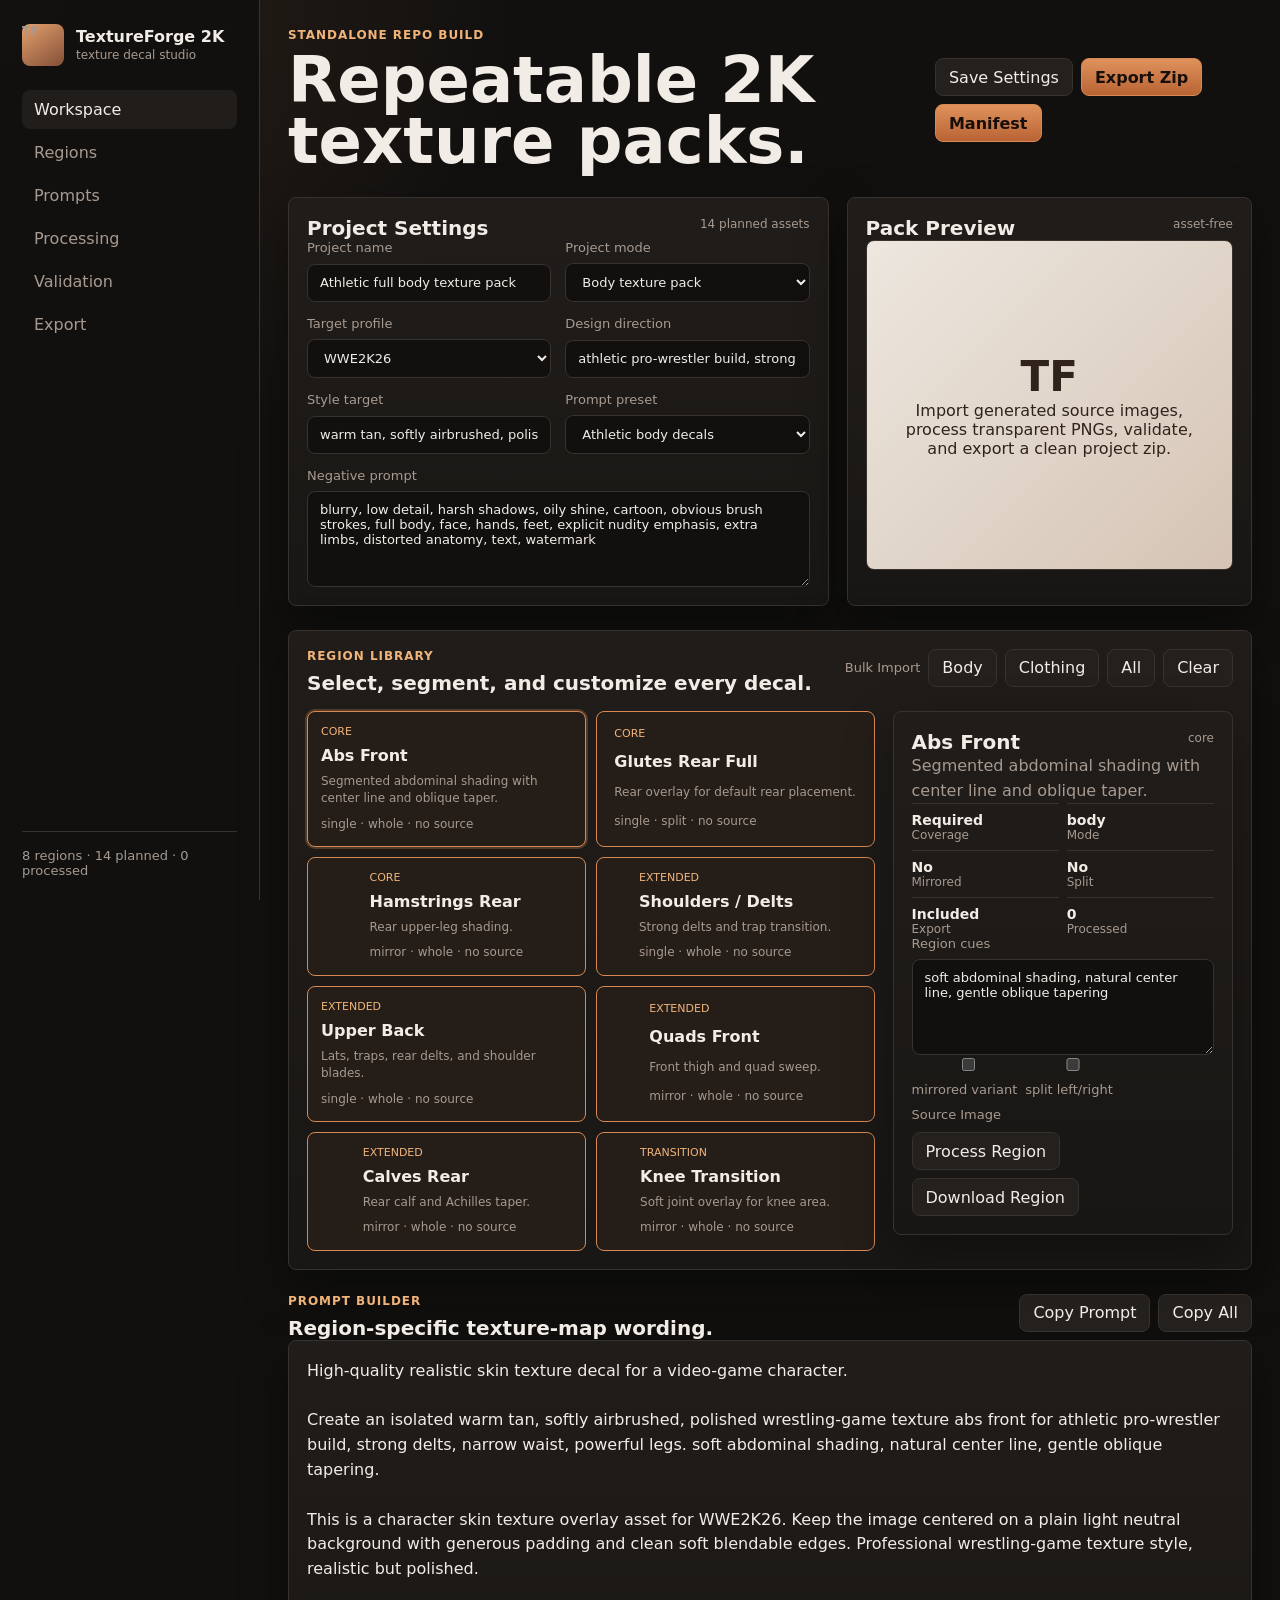
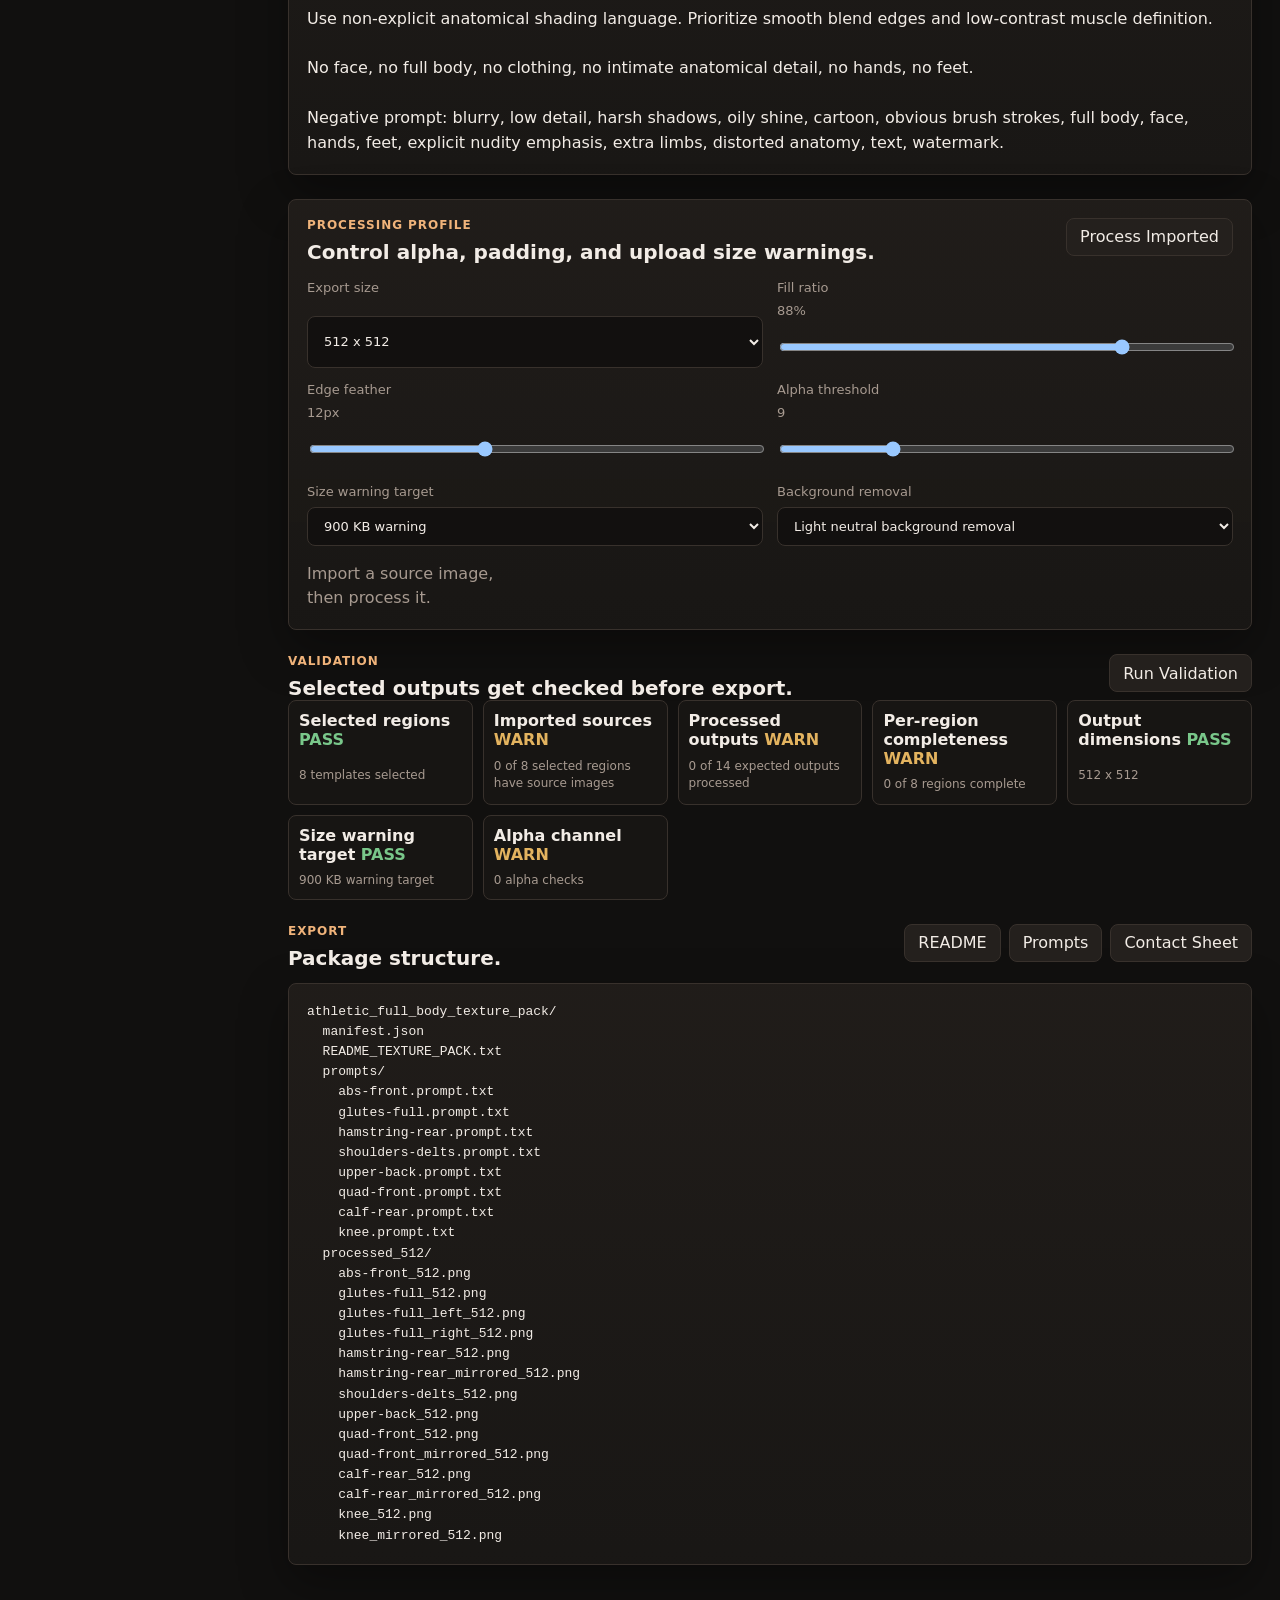
<file: textureforge-2k/index.html>
<!doctype html>
<html lang="en">
<head>
<meta charset="utf-8">
<meta name="viewport" content="width=device-width,initial-scale=1">
<title>TextureForge 2K</title>
<style>
:root{color-scheme:dark;--bg:#11100f;--panel:#191715;--panel2:#211d1a;--line:#38312c;--text:#f2ece6;--muted:#a79a90;--accent:#d88953;--ok:#79c78a;--warn:#e3b35f;--bad:#df7668;font-family:Inter,ui-sans-serif,system-ui,Segoe UI,sans-serif}*{box-sizing:border-box}body{margin:0;background:radial-gradient(circle at top left,rgba(216,137,83,.14),transparent 32rem),var(--bg);color:var(--text)}button,input,select,textarea{font:inherit}button,a.btn{border:1px solid var(--line);border-radius:8px;background:#24201d;color:var(--text);min-height:38px;padding:0 13px;cursor:pointer;text-decoration:none;display:inline-flex;align-items:center;justify-content:center}button:hover,a.btn:hover{border-color:#5a4c43;background:#2c2723}.primary{border-color:var(--accent);background:linear-gradient(180deg,#df925c,#b96334);color:#170f0b;font-weight:800}input,select,textarea{width:100%;border:1px solid var(--line);border-radius:8px;background:#12100f;color:var(--text);padding:10px 12px;outline:none}textarea{min-height:96px;resize:vertical}label{display:grid;gap:8px;color:var(--muted);font-size:13px}.app{display:grid;grid-template-columns:260px minmax(0,1fr);min-height:100vh}.rail{position:sticky;top:0;height:100vh;border-right:1px solid var(--line);background:rgba(17,16,15,.94);padding:22px;display:flex;flex-direction:column;gap:24px}.brand{display:flex;gap:12px;align-items:center}.mark{display:grid;place-items:center;width:42px;height:42px;border-radius:8px;background:linear-gradient(145deg,#e2a06c,#855038);color:#140f0c;font-weight:900}.brand span{display:block;color:var(--muted);font-size:12px;margin-top:2px}.nav{display:grid;gap:4px}.nav a{color:var(--muted);text-decoration:none;border-radius:8px;padding:10px 12px}.nav a:hover,.nav a.active{color:var(--text);background:#211d1a}.status{margin-top:auto;border-top:1px solid var(--line);padding-top:16px;color:var(--muted);font-size:13px}.main{padding:28px;display:grid;gap:24px}.top,.heading,.panelHead{display:flex;justify-content:space-between;gap:16px;align-items:flex-start}.top{align-items:center}h1,h2,p{margin:0}h1{font-size:clamp(34px,5vw,68px);line-height:.96;letter-spacing:0;max-width:760px}h2{font-size:20px}.eye{color:#f0b37a;font-size:12px;font-weight:800;letter-spacing:.08em;text-transform:uppercase;margin-bottom:8px}.muted{color:var(--muted);line-height:1.55}.actions,.tools{display:flex;gap:8px;flex-wrap:wrap;align-items:center}.grid{display:grid;grid-template-columns:minmax(0,1fr) minmax(340px,.75fr);gap:18px}.panel,.prompt,.tree{border:1px solid var(--line);border-radius:8px;background:linear-gradient(180deg,rgba(33,29,26,.94),rgba(25,23,21,.98));box-shadow:0 18px 48px rgba(0,0,0,.34);padding:18px}.fields,.controls{display:grid;grid-template-columns:repeat(2,minmax(0,1fr));gap:14px}.preview{min-height:330px;border:1px solid var(--line);border-radius:8px;background:linear-gradient(135deg,#ede7df,#d5c4b5);display:grid;place-items:center;color:#30231b;text-align:center;padding:24px}.preview b{font-size:42px;display:block}.regions{display:grid;grid-template-columns:repeat(auto-fill,minmax(210px,1fr));gap:10px}.region{border:1px solid var(--line);border-radius:8px;background:#171513;padding:13px;display:grid;gap:8px;text-align:left;min-height:118px}.region.on{border-color:var(--accent);background:#241d18}.region.sel{box-shadow:0 0 0 2px rgba(216,137,83,.28)}.tag{color:#f0b37a;font-size:11px;text-transform:uppercase}.small{color:var(--muted);font-size:12px;line-height:1.45}.split{display:grid;grid-template-columns:minmax(0,1fr) minmax(320px,.6fr);gap:18px}.inspector{position:sticky;top:28px;align-self:start}.meta{display:grid;grid-template-columns:repeat(2,minmax(0,1fr));gap:8px}.meta div{border-top:1px solid var(--line);padding-top:8px;color:var(--muted);font-size:12px}.meta b{display:block;color:var(--text);font-size:14px}.file{position:relative;overflow:hidden}.file input{position:absolute;inset:0;opacity:0;cursor:pointer}.thumbs,.bulk,.processed,.checks{display:grid;grid-template-columns:repeat(auto-fill,minmax(180px,1fr));gap:10px}.thumb,.bulkItem,.check{border:1px solid var(--line);border-radius:8px;background:#171513;padding:10px;display:grid;gap:8px}.bulkItem.dup{border-color:rgba(227,179,95,.75);background:#1d1811}.imgbox{height:150px;border:1px solid var(--line);border-radius:8px;overflow:hidden;background-color:#171513;background-image:linear-gradient(45deg,rgba(255,255,255,.07) 25%,transparent 25%),linear-gradient(-45deg,rgba(255,255,255,.07) 25%,transparent 25%),linear-gradient(45deg,transparent 75%,rgba(255,255,255,.07) 75%),linear-gradient(-45deg,transparent 75%,rgba(255,255,255,.07) 75%);background-size:20px 20px;background-position:0 0,0 10px,10px -10px,-10px 0;display:grid;place-items:center;color:var(--muted)}.imgbox img{width:100%;height:100%;object-fit:contain}.prompt,.tree{white-space:pre-wrap;line-height:1.55;overflow:auto}.pass{color:var(--ok)}.warn{color:var(--warn)}.fail{color:var(--bad)}@media(max-width:980px){.app,.grid,.split{grid-template-columns:1fr}.rail{position:static;height:auto}.fields,.controls{grid-template-columns:1fr}.inspector{position:static}}@media(max-width:640px){.main{padding:18px}.top,.heading,.panelHead{display:grid}.nav{grid-template-columns:repeat(2,minmax(0,1fr))}}
</style>
</head>
<body>
<div class="app">
<aside class="rail"><div class="brand"><span class="mark">TF</span><div><strong>TextureForge 2K</strong><span>texture decal studio</span></div></div><nav class="nav"><a class="active" href="#workspace">Workspace</a><a href="#regions">Regions</a><a href="#prompts">Prompts</a><a href="#processing">Processing</a><a href="#validation">Validation</a><a href="#export">Export</a></nav><div class="status" id="status">Ready</div></aside>
<main class="main" id="workspace">
<header class="top"><div><p class="eye">Standalone repo build</p><h1>Repeatable 2K texture packs.</h1></div><div class="actions"><button id="saveBtn">Save Settings</button><button id="zipBtn" class="primary">Export Zip</button><button id="manifestBtn" class="primary">Manifest</button></div></header>
<section class="grid"><div class="panel"><div class="panelHead"><h2>Project Settings</h2><span id="assetCount" class="small"></span></div><div class="fields"><label>Project name<input id="projectName" value="Athletic full body texture pack"></label><label>Project mode<select id="projectMode"><option value="body">Body texture pack</option><option value="clothing">Clothing texture pack</option><option value="full">Body + clothing pack</option></select></label><label>Target profile<select id="gameProfile"><option>WWE2K26</option><option>WWE2K25</option><option>Custom 512 PNG profile</option></select></label><label>Design direction<input id="physique" value="athletic pro-wrestler build, strong delts, narrow waist, powerful legs"></label><label>Style target<input id="skinStyle" value="warm tan, softly airbrushed, polished wrestling-game texture"></label><label>Prompt preset<select id="promptPreset"><option value="body">Athletic body decals</option><option value="cloth">Clean custom clothing</option><option value="premium">Premium entrance gear</option><option value="worn">Worn fabric</option></select></label></div><label style="margin-top:14px">Negative prompt<textarea id="negativePrompt">blurry, low detail, harsh shadows, oily shine, cartoon, obvious brush strokes, full body, face, hands, feet, explicit nudity emphasis, extra limbs, distorted anatomy, text, watermark</textarea></label></div><div class="panel"><div class="panelHead"><h2>Pack Preview</h2><span class="small">asset-free</span></div><div class="preview"><div><b>TF</b><p>Import generated source images, process transparent PNGs, validate, and export a clean project zip.</p></div></div></div></section>
<section id="regions" class="panel"><div class="heading"><div><p class="eye">Region library</p><h2>Select, segment, and customize every decal.</h2></div><div class="tools"><label class="file btn">Bulk Import<input id="bulkInput" type="file" accept="image/png,image/jpeg,image/webp" multiple></label><button id="bodyBtn">Body</button><button id="clothBtn">Clothing</button><button id="allBtn">All</button><button id="clearBtn">Clear</button></div></div><div class="split" style="margin-top:16px"><div class="regions" id="regionList"></div><div class="panel inspector"><div class="panelHead"><h2 id="selName">Select a region</h2><span id="selGroup" class="small"></span></div><p id="selDesc" class="muted"></p><div class="meta" id="meta"></div><label>Region cues<textarea id="cueInput"></textarea></label><div class="actions"><label><input id="mirror" type="checkbox"> mirrored variant</label><label><input id="splitLR" type="checkbox"> split left/right</label></div><label class="file btn" style="margin-top:10px">Source Image<input id="sourceInput" type="file" accept="image/png,image/jpeg,image/webp"></label><div class="actions" style="margin-top:10px"><button id="processBtn">Process Region</button><button id="downloadBtn">Download Region</button></div></div></div><div id="bulkPanel" style="margin-top:16px" hidden><div class="panelHead"><h2>Bulk Import Review</h2><div class="actions"><button id="applyBulk">Apply Matches</button><button id="clearBulk">Clear Review</button></div></div><div class="bulk" id="bulkGrid"></div></div></section>
<section id="prompts"><div class="heading"><div><p class="eye">Prompt builder</p><h2>Region-specific texture-map wording.</h2></div><div class="actions"><button id="copyPrompt">Copy Prompt</button><button id="copyAll">Copy All</button></div></div><div class="prompt" id="promptOut"></div></section>
<section id="processing" class="panel"><div class="heading"><div><p class="eye">Processing profile</p><h2>Control alpha, padding, and upload size warnings.</h2></div><button id="processAll">Process Imported</button></div><div class="controls" style="margin-top:16px"><label>Export size<select id="exportSize"><option value="512">512 x 512</option><option value="1024">1024 x 1024</option><option value="256">256 x 256</option></select></label><label>Fill ratio <span id="fillVal">88%</span><input id="fillRatio" type="range" min="60" max="96" value="88"></label><label>Edge feather <span id="featherVal">12px</span><input id="edgeFeather" type="range" min="0" max="32" value="12"></label><label>Alpha threshold <span id="threshVal">9</span><input id="alphaThreshold" type="range" min="0" max="40" value="9"></label><label>Size warning target<select id="sizeTarget"><option value="900">900 KB warning</option><option value="700">700 KB conservative</option><option value="1024">1 MB hard limit</option></select></label><label>Background removal<select id="backgroundModel"><option>Light neutral background removal</option><option>Manual transparent source</option></select></label></div><div class="processed" id="processedGrid" style="margin-top:16px"></div></section>
<section id="validation"><div class="heading"><div><p class="eye">Validation</p><h2>Selected outputs get checked before export.</h2></div><button id="validateBtn">Run Validation</button></div><div class="checks" id="checks"></div></section>
<section id="export"><div class="heading"><div><p class="eye">Export</p><h2>Package structure.</h2></div><div class="actions"><button id="readmeBtn">README</button><button id="promptsBtn">Prompts</button><button id="contactBtn">Contact Sheet</button></div></div><pre class="tree" id="tree"></pre></section>
</main></div>
<script>
const R=[['abs-front','Abs Front','core','Segmented abdominal shading with center line and oblique taper.','soft abdominal shading, natural center line, gentle oblique tapering',0,0,1],['glutes-full','Glutes Rear Full','core','Rear overlay for default rear placement.','rounded athletic form, gentle lower contour shadowing, smooth highlight falloff',0,1,1],['hamstring-rear','Hamstrings Rear','core','Rear upper-leg shading.','vertical hamstring separation, subtle lower tendon shading, broad highlights',1,0,1],['shoulders-delts','Shoulders / Delts','extended','Strong delts and trap transition.','rounded delts, subtle trap transition, smooth upper-arm cap definition',0,0,0],['upper-back','Upper Back','extended','Lats, traps, rear delts, and shoulder blades.','athletic lats, rear deltoid transitions, trapezius shape, gentle spine center line',0,0,0],['quad-front','Quads Front','extended','Front thigh and quad sweep.','strong quad sweep, gentle center highlight, subtle teardrop definition',1,0,0],['calf-rear','Calves Rear','extended','Rear calf and Achilles taper.','calf separation, Achilles taper, smooth knee-to-calf transition',1,0,0],['knee','Knee Transition','transition','Soft joint overlay for knee area.','subtle kneecap highlight, tendon shadows, gentle side shadows',1,0,0],['top-front','Top Front','clothing','Front top or gear panel.','clean clothing panel, fabric stretch shading, logo-safe center',0,0,1],['trunks-front','Trunks / Shorts Front','clothing','Front trunks or gear waistband panel.','front trunks panel, waistband banding, hip taper, clean leg openings',0,0,1],['tights-leg','Tights Leg Panel','clothing','Long tights or leggings texture.','elongated tights panel, fabric stretch, side stripe support',1,0,0],['boot-upper','Boot Upper','clothing','Boot shaft or upper material panel.','boot material, stitching, leather or synthetic shine, reinforced paneling',1,0,0]].map(([id,name,group,description,cues,mirror,split,required])=>({id,name,group,kind:group==='clothing'?'clothing':'body',description,cues,mirror:!!mirror,split:!!split,required:!!required}));
const PRE={body:['warm tan, softly airbrushed, polished wrestling-game texture','skin texture decal','Use non-explicit anatomical shading language. Prioritize smooth blend edges and low-contrast muscle definition.'],cloth:['clean custom wrestling gear texture, crisp fabric detail, game-ready shading','clothing texture decal','Prioritize seam alignment, logo-safe space, fabric stretch, and clean panel edges.'],premium:['premium entrance gear texture, satin-leather mix, polished highlights, precise stitching','custom clothing material decal','Use controlled shine, stitched trim, and a high-end arena gear finish.'],worn:['ring-used fabric texture, mild wear, soft wrinkles, realistic compression','worn clothing texture decal','Use subtle scuffs and fabric pressure marks without dirt, damage, text, or copyrighted logos.']};
const S={selected:R[0].id,on:new Set(R.filter(r=>r.kind==='body').map(r=>r.id)),over:{},files:{},urls:{},out:{},bulk:[]};
const $=q=>document.querySelector(q),$$=q=>[...document.querySelectorAll(q)],esc=s=>String(s??'').replace(/[&<>"']/g,c=>({'&':'&amp;','<':'&lt;','>':'&gt;','"':'&quot;',"'":'&#39;'}[c]));
function cfg(){return{projectName:$('#projectName').value.trim(),projectMode:$('#projectMode').value,gameProfile:$('#gameProfile').value,physique:$('#physique').value.trim(),skinStyle:$('#skinStyle').value.trim(),promptPreset:$('#promptPreset').value,negativePrompt:$('#negativePrompt').value.trim(),exportSize:+$('#exportSize').value,fillRatio:+$('#fillRatio').value,edgeFeather:+$('#edgeFeather').value,alphaThreshold:+$('#alphaThreshold').value,sizeTarget:+$('#sizeTarget').value,backgroundModel:$('#backgroundModel').value}}
function active(){let m=cfg().projectMode;return R.filter(r=>m==='full'||r.kind===m)}function inc(){return active().filter(r=>S.on.has(r.id))}function sel(){return R.find(r=>r.id===S.selected)||R[0]}function opt(r){return{cues:S.over[r.id]?.cues??r.cues,mirror:S.over[r.id]?.mirror??r.mirror,split:S.over[r.id]?.split??r.split}}function names(r){let n=[`${r.id}_${cfg().exportSize}.png`],o=opt(r);if(o.mirror)n.push(`${r.id}_mirrored_${cfg().exportSize}.png`);if(o.split)n.push(`${r.id}_left_${cfg().exportSize}.png`,`${r.id}_right_${cfg().exportSize}.png`);return n}function assetCount(){return inc().reduce((a,r)=>a+names(r).length,0)}
function prompt(r){let c=cfg(),p=PRE[c.promptPreset],o=opt(r),target=r.kind==='clothing'?'custom clothing texture panel':'character skin texture overlay asset',no=r.kind==='clothing'?'No full person, no face, no hands, no feet, no body nudity, no copyrighted logos, no real brand marks.':'No face, no full body, no clothing, no intimate anatomical detail, no hands, no feet.';return `High-quality realistic ${p[1]} for a video-game character.\n\nCreate an isolated ${c.skinStyle} ${r.name.toLowerCase()} for ${c.physique}. ${o.cues}.\n\nThis is a ${target} for ${c.gameProfile}. Keep the image centered on a plain light neutral background with generous padding and clean soft blendable edges. Professional wrestling-game texture style, realistic but polished.\n\n${p[2]}\n\n${no}\n\nNegative prompt: ${c.negativePrompt}.`}
function allPrompts(){return inc().map(r=>`# ${r.name}\n${prompt(r)}`).join('\n\n---\n\n')}function slug(v){return(v||'textureforge').toLowerCase().replace(/[^a-z0-9]+/g,'_').replace(/^_+|_+$/g,'')||'textureforge'}
function render(){if(!active().some(r=>r.id===S.selected))S.selected=active()[0]?.id||R[0].id;$('#assetCount').textContent=`${assetCount()} planned assets`;$('#status').textContent=`${inc().length} regions · ${assetCount()} planned · ${Object.values(S.out).flat().length} processed`;$('#regionList').innerHTML=active().map(r=>`<button class="region ${S.on.has(r.id)?'on':''} ${S.selected===r.id?'sel':''}" data-id="${r.id}"><span class="tag">${r.group}</span><b>${esc(r.name)}</b><span class="small">${esc(r.description)}</span><span class="small">${opt(r).mirror?'mirror':'single'} · ${opt(r).split?'split':'whole'} · ${S.files[r.id]?'source loaded':'no source'}</span></button>`).join('');$$('.region').forEach(b=>b.onclick=e=>{let id=b.dataset.id;if(e.altKey||e.metaKey||e.ctrlKey){S.on.has(id)?S.on.delete(id):S.on.add(id)}S.selected=id;render()});let r=sel(),o=opt(r);$('#selName').textContent=r.name;$('#selGroup').textContent=r.group;$('#selDesc').textContent=r.description;$('#cueInput').value=o.cues;$('#mirror').checked=o.mirror;$('#splitLR').checked=o.split;$('#meta').innerHTML=`<div><b>${r.required?'Required':'Optional'}</b>Coverage</div><div><b>${r.kind}</b>Mode</div><div><b>${o.mirror?'Yes':'No'}</b>Mirrored</div><div><b>${o.split?'Yes':'No'}</b>Split</div><div><b>${S.on.has(r.id)?'Included':'Skipped'}</b>Export</div><div><b>${S.out[r.id]?.length||0}</b>Processed</div>`;$('#promptOut').textContent=prompt(r);$('#fillVal').textContent=$('#fillRatio').value+'%';$('#featherVal').textContent=$('#edgeFeather').value+'px';$('#threshVal').textContent=$('#alphaThreshold').value;renderBulk();renderProcessed();renderValidation();renderTree()}
function renderProcessed(){let items=Object.values(S.out).flat();$('#processedGrid').innerHTML=items.length?items.map(i=>`<div class="thumb"><div class="imgbox"><img src="${i.url}" alt="${esc(i.name)}"></div><b>${esc(i.name)}</b><span class="small">${i.width}x${i.height} · ${i.sizeKb.toFixed(1)} KB</span><a class="btn" href="${i.url}" download="${esc(i.name)}">Download</a></div>`).join(''):'<p class="muted">Import a source image, then process it.</p>'}
function renderBulk(){let p=$('#bulkPanel'),g=$('#bulkGrid');if(!S.bulk.length){p.hidden=true;g.innerHTML='';return}p.hidden=false;let counts={};S.bulk.forEach(x=>{if(x.regionId)counts[x.regionId]=(counts[x.regionId]||0)+1});g.innerHTML=S.bulk.map((x,i)=>{let r=R.find(q=>q.id===x.regionId),dup=x.regionId&&counts[x.regionId]>1,opts=['<option value="">Unmatched</option>'].concat(active().map(q=>`<option value="${q.id}" ${q.id===x.regionId?'selected':''}>${esc(q.name)}</option>`)).join('');return`<div class="bulkItem ${dup?'dup':''}"><b>${esc(x.file.name)}</b><span class="small">${dup?'Duplicate match for '+esc(r.name):r?'Matched to '+esc(r.name):'No confident match'}</span><select data-bulk="${i}">${opts}</select></div>`}).join('');$$('[data-bulk]').forEach(s=>s.onchange=e=>{S.bulk[+s.dataset.bulk].regionId=e.target.value||null;renderBulk()})}
function renderValidation(){let c=cfg(),selected=inc(),expected=assetCount(),items=selected.flatMap(r=>S.out[r.id]||[]),imported=selected.filter(r=>S.files[r.id]).length,overs=items.filter(i=>i.sizeKb>c.sizeTarget),wrong=items.filter(i=>i.width!==c.exportSize||i.height!==c.exportSize),noAlpha=items.filter(i=>!i.hasAlpha),complete=selected.filter(r=>{let e=names(r),a=(S.out[r.id]||[]).map(i=>i.name);return e.length===a.length&&e.every(n=>a.includes(n))}).length,checks=[['Selected regions',selected.length?'pass':'fail',`${selected.length} templates selected`],['Imported sources',imported===selected.length&&selected.length?'pass':imported?'warn':'warn',`${imported} of ${selected.length} selected regions have source images`],['Processed outputs',items.length===expected&&expected?'pass':items.length?'warn':'warn',`${items.length} of ${expected} expected outputs processed`],['Per-region completeness',complete===selected.length&&selected.length?'pass':complete?'warn':'warn',`${complete} of ${selected.length} regions complete`],['Output dimensions',wrong.length?'fail':'pass',wrong.length?`${wrong.length} files do not match ${c.exportSize}`:`${c.exportSize} x ${c.exportSize}`],['Size warning target',overs.length?'fail':'pass',overs.length?`${overs.length} files exceed target`:`${c.sizeTarget} KB warning target`],['Alpha channel',noAlpha.length?'fail':items.length?'pass':'warn',noAlpha.length?`${noAlpha.length} files lack transparency`:`${items.length} alpha checks`]];$('#checks').innerHTML=checks.map(([n,s,d])=>`<div class="check"><b>${n} <span class="${s}">${s.toUpperCase()}</span></b><span class="small">${d}</span></div>`).join('')}
function renderTree(){let root=slug(cfg().projectName),lines=[`${root}/`,'  manifest.json','  README_TEXTURE_PACK.txt','  prompts/'];inc().forEach(r=>lines.push(`    ${r.id}.prompt.txt`));lines.push(`  processed_${cfg().exportSize}/`);inc().forEach(r=>names(r).forEach(n=>lines.push(`    ${n}`)));$('#tree').textContent=lines.join('\n')}
function match(name){let n=name.toLowerCase().replace(/\.[^.]+$/,'').replace(/[^a-z0-9]+/g,'_');let hit=R.find(r=>n.includes(r.id.replace(/-/g,'_')));if(hit)return hit.id;let rules={abs_front:'abs-front',abdomen:'abs-front',glute:'glutes-full',hamstring:'hamstring-rear',shoulder:'shoulders-delts',upper_back:'upper-back',quad:'quad-front',calf:'calf-rear',knee:'knee',top_front:'top-front',trunks:'trunks-front',tights:'tights-leg',boot:'boot-upper'};return Object.keys(rules).find(k=>n.includes(k))?rules[Object.keys(rules).find(k=>n.includes(k))]:null}
async function loadImg(file){let url=URL.createObjectURL(file),img=new Image();img.decoding='async';img.src=url;await img.decode();return{img,url}}function canvas(img){let c=document.createElement('canvas');c.width=img.naturalWidth||img.width;c.height=img.naturalHeight||img.height;c.getContext('2d',{willReadFrequently:true}).drawImage(img,0,0);return c}function pix(d,w,x,y){let i=(y*w+x)*4;return[d[i],d[i+1],d[i+2]]}function med(a,i){return a.map(x=>x[i]).sort((a,b)=>a-b)[a.length>>1]}function removeBg(c){if(cfg().backgroundModel==='Manual transparent source')return c;let x=c.getContext('2d',{willReadFrequently:true}),im=x.getImageData(0,0,c.width,c.height),d=im.data,s=[],step=Math.max(1,Math.floor(Math.min(c.width,c.height)/28));for(let i=0;i<c.width;i+=step)s.push(pix(d,c.width,i,0),pix(d,c.width,i,c.height-1));for(let y=0;y<c.height;y+=step)s.push(pix(d,c.width,0,y),pix(d,c.width,c.width-1,y));let bg=[med(s,0),med(s,1),med(s,2)],thr=cfg().alphaThreshold,soft=Math.max(18,cfg().edgeFeather*4);for(let i=0;i<d.length;i+=4){let dist=Math.hypot(d[i]-bg[0],d[i+1]-bg[1],d[i+2]-bg[2]);d[i+3]=Math.round(d[i+3]*Math.max(0,Math.min(1,(dist-thr)/soft)))}x.putImageData(im,0,0);return c}function bounds(c){let x=c.getContext('2d',{willReadFrequently:true}),d=x.getImageData(0,0,c.width,c.height).data,minX=c.width,minY=c.height,maxX=0,maxY=0,found=false;for(let y=0;y<c.height;y++)for(let x=0;x<c.width;x++)if(d[(y*c.width+x)*4+3]>7){minX=Math.min(minX,x);minY=Math.min(minY,y);maxX=Math.max(maxX,x);maxY=Math.max(maxY,y);found=true}return found?{minX,minY,maxX,maxY}:{minX:0,minY:0,maxX:c.width-1,maxY:c.height-1}}function mirror(c){let o=document.createElement('canvas');o.width=c.width;o.height=c.height;let x=o.getContext('2d');x.translate(c.width,0);x.scale(-1,1);x.drawImage(c,0,0);return o}function half(c,side){let o=document.createElement('canvas');o.width=Math.round(c.width*.58);o.height=c.height;let sx=side==='left'?0:c.width-o.width,x=o.getContext('2d',{willReadFrequently:true});x.drawImage(c,sx,0,o.width,o.height,0,0,o.width,o.height);let im=x.getImageData(0,0,o.width,o.height),d=im.data;for(let y=0;y<o.height;y++)for(let x0=0;x0<o.width;x0++){let t=x0/Math.max(1,o.width-1),fade=side==='left'?1-Math.max(0,Math.min(1,(t-.72)/.28)):Math.max(0,Math.min(1,t/.28));d[(y*o.width+x0)*4+3]*=fade}x.putImageData(im,0,0);return o}function fit(c,t='normal'){let b=bounds(c),cw=b.maxX-b.minX+1,ch=b.maxY-b.minY+1,cr=document.createElement('canvas');cr.width=cw;cr.height=ch;cr.getContext('2d').drawImage(c,b.minX,b.minY,cw,ch,0,0,cw,ch);let w=t==='mirror'?mirror(cr):t==='left'?half(cr,'left'):t==='right'?half(cr,'right'):cr,size=cfg().exportSize,o=document.createElement('canvas');o.width=size;o.height=size;let x=o.getContext('2d'),scale=Math.min(size*(cfg().fillRatio/100)/w.width,size*(cfg().fillRatio/100)/w.height),dw=Math.round(w.width*scale),dh=Math.round(w.height*scale);x.drawImage(w,Math.round((size-dw)/2),Math.round((size-dh)/2),dw,dh);return o}function astat(c){let d=c.getContext('2d',{willReadFrequently:true}).getImageData(0,0,c.width,c.height).data,min=255;for(let i=3;i<d.length;i+=4)min=Math.min(min,d[i]);return{hasAlpha:min<255}}async function png(c,name){let a=astat(c),blob=await new Promise(r=>c.toBlob(r,'image/png'));return{name,blob,url:URL.createObjectURL(blob),sizeKb:blob.size/1024,width:c.width,height:c.height,hasAlpha:a.hasAlpha}}
async function processRegion(r){let f=S.files[r.id];if(!f){alert('Add a source image for '+r.name+' first.');return[]}let {img}=await loadImg(f),base=removeBg(canvas(img)),o=opt(r),out=[await png(fit(base),names(r)[0])],i=1;if(o.mirror)out.push(await png(fit(base,'mirror'),names(r)[i++]));if(o.split){out.push(await png(fit(base,'left'),names(r)[i++]));out.push(await png(fit(base,'right'),names(r)[i++]))}(S.out[r.id]||[]).forEach(x=>URL.revokeObjectURL(x.url));S.out[r.id]=out;render();return out}async function processAll(){for(const r of inc().filter(r=>S.files[r.id]))await processRegion(r)}
function manifest(){let c=cfg();return{app:'TextureForge 2K',version:'0.3-repo-standalone',createdAt:new Date().toISOString(),config:c,regions:inc().map(r=>({id:r.id,name:r.name,group:r.group,kind:r.kind,settings:opt(r),expectedAssets:names(r),processedAssets:(S.out[r.id]||[]).map(i=>({name:i.name,width:i.width,height:i.height,sizeKb:+i.sizeKb.toFixed(2),hasAlpha:i.hasAlpha})),prompt:prompt(r)}))}}function readme(){let c=cfg();return`TextureForge 2K project\n\nProject: ${c.projectName}\nTarget: ${c.gameProfile}\nMode: ${c.projectMode}\nPreset: ${c.promptPreset}\nStyle: ${c.skinStyle}\nDesign direction: ${c.physique}\n\nProcessing profile:\n- Export size: ${c.exportSize} x ${c.exportSize}\n- Fill ratio: ${c.fillRatio}%\n- Edge feather: ${c.edgeFeather}px\n- Alpha threshold: ${c.alphaThreshold}\n- Size warning target: ${c.sizeTarget} KB\n- Background model: ${c.backgroundModel}\n\nWorkflow:\n1. Use prompts with an image generator.\n2. Import generated source images into matching regions.\n3. Process imported regions to transparent PNG decals.\n4. Validate completeness, dimensions, alpha, and size warnings.\n5. Export the zip.\n`}
function dl(name,blob){let a=document.createElement('a');a.href=URL.createObjectURL(blob);a.download=name;a.click();setTimeout(()=>URL.revokeObjectURL(a.href),800)}function text(name,s,type='text/plain'){dl(name,new Blob([s],{type}))}async function zipExport(){let root=slug(cfg().projectName),files=[{path:`${root}/manifest.json`,blob:new Blob([JSON.stringify(manifest(),null,2)],{type:'application/json'})},{path:`${root}/README_TEXTURE_PACK.txt`,blob:new Blob([readme()],{type:'text/plain'})}];inc().forEach(r=>files.push({path:`${root}/prompts/${r.id}.prompt.txt`,blob:new Blob([prompt(r)],{type:'text/plain'})}));Object.values(S.out).flat().forEach(i=>files.push({path:`${root}/processed_${cfg().exportSize}/${i.name}`,blob:i.blob}));dl(`${root}.zip`,await makeZip(files))}async function makeZip(files){let enc=new TextEncoder,ch=[],cent=[],off=0,now=new Date(),tm=((now.getHours()&31)<<11)|((now.getMinutes()&63)<<5)|((now.getSeconds()/2)&31),dt=(((now.getFullYear()-1980)&127)<<9)|(((now.getMonth()+1)&15)<<5)|(now.getDate()&31);for(const f of files){let name=enc.encode(f.path),data=new Uint8Array(await f.blob.arrayBuffer()),crc=crc32(data),loc=hdr(0x04034b50,name,data.length,crc,tm,dt);ch.push(loc,name,data);cent.push({name,size:data.length,crc,off,tm,dt});off+=loc.length+name.length+data.length}let start=off;for(const e of cent){let h=central(e);ch.push(h,e.name);off+=h.length+e.name.length}ch.push(end(cent.length,off-start,start));return new Blob(ch,{type:'application/zip'})}function hdr(sig,name,size,crc,tm,dt){let b=new ArrayBuffer(30),v=new DataView(b);v.setUint32(0,sig,true);v.setUint16(4,20,true);v.setUint16(8,0,true);v.setUint16(10,tm,true);v.setUint16(12,dt,true);v.setUint32(14,crc,true);v.setUint32(18,size,true);v.setUint32(22,size,true);v.setUint16(26,name.length,true);return new Uint8Array(b)}function central(e){let b=new ArrayBuffer(46),v=new DataView(b);v.setUint32(0,0x02014b50,true);v.setUint16(4,20,true);v.setUint16(6,20,true);v.setUint16(12,e.tm,true);v.setUint16(14,e.dt,true);v.setUint32(16,e.crc,true);v.setUint32(20,e.size,true);v.setUint32(24,e.size,true);v.setUint16(28,e.name.length,true);v.setUint32(42,e.off,true);return new Uint8Array(b)}function end(n,size,off){let b=new ArrayBuffer(22),v=new DataView(b);v.setUint32(0,0x06054b50,true);v.setUint16(8,n,true);v.setUint16(10,n,true);v.setUint32(12,size,true);v.setUint32(16,off,true);return new Uint8Array(b)}const CT=(()=>{let t=new Uint32Array(256);for(let i=0;i<256;i++){let c=i;for(let k=0;k<8;k++)c=c&1?0xedb88320^(c>>>1):c>>>1;t[i]=c>>>0}return t})();function crc32(d){let c=-1;for(let i=0;i<d.length;i++)c=(c>>>8)^CT[(c^d[i])&255];return(c^-1)>>>0}
function contact(){let items=Object.values(S.out).flat();if(!items.length)return alert('Process at least one region first.');let cols=4,tile=180,label=44,rows=Math.ceil(items.length/cols),c=document.createElement('canvas');c.width=cols*200+20;c.height=rows*(tile+label)+20;let x=c.getContext('2d');x.fillStyle='#f8f8f8';x.fillRect(0,0,c.width,c.height);Promise.all(items.map(i=>new Promise(res=>{let im=new Image();im.onload=()=>res([i,im]);im.src=i.url}))).then(arr=>{arr.forEach(([i,im],n)=>{let px=20+(n%cols)*200,py=20+Math.floor(n/cols)*(tile+label),sc=Math.min(tile/im.width,tile/im.height),w=im.width*sc,h=im.height*sc;x.fillStyle='#e5e5e5';x.fillRect(px,py,tile,tile);x.drawImage(im,px+(tile-w)/2,py+(tile-h)/2,w,h);x.fillStyle='#222';x.font='12px sans-serif';x.fillText(i.name.slice(0,28),px,py+tile+18);x.fillStyle='#666';x.fillText(`${i.width}x${i.height} · ${i.sizeKb.toFixed(1)} KB`,px,py+tile+34)});c.toBlob(b=>dl(slug(cfg().projectName)+'_contact_sheet.jpg',b),'image/jpeg',.92)})}
function bind(){['projectName','projectMode','gameProfile','physique','skinStyle','promptPreset','negativePrompt','exportSize','fillRatio','edgeFeather','alphaThreshold','sizeTarget','backgroundModel'].forEach(id=>$('#'+id).addEventListener('input',()=>{if(id==='promptPreset')$('#skinStyle').value=PRE[$('#promptPreset').value][0];render()}));$('#cueInput').oninput=e=>{let r=sel();S.over[r.id]={...S.over[r.id],cues:e.target.value};render()};$('#mirror').onchange=e=>{let r=sel();S.over[r.id]={...S.over[r.id],mirror:e.target.checked};render()};$('#splitLR').onchange=e=>{let r=sel();S.over[r.id]={...S.over[r.id],split:e.target.checked};render()};$('#sourceInput').onchange=e=>{let f=e.target.files[0];if(!f)return;let r=sel();S.files[r.id]=f;if(S.urls[r.id])URL.revokeObjectURL(S.urls[r.id]);S.urls[r.id]=URL.createObjectURL(f);S.on.add(r.id);render();e.target.value=''};$('#bulkInput').onchange=e=>{S.bulk=[...e.target.files].map(file=>({file,regionId:match(file.name)}));render();e.target.value=''};$('#applyBulk').onclick=()=>{let a=S.bulk.filter(x=>x.regionId),counts={};a.forEach(x=>counts[x.regionId]=(counts[x.regionId]||0)+1);if(Object.values(counts).some(n=>n>1))return alert('Resolve duplicate region matches first.');a.forEach(x=>{S.files[x.regionId]=x.file;if(S.urls[x.regionId])URL.revokeObjectURL(S.urls[x.regionId]);S.urls[x.regionId]=URL.createObjectURL(x.file);S.on.add(x.regionId)});if(a[0])S.selected=a[0].regionId;S.bulk=[];render()};$('#clearBulk').onclick=()=>{S.bulk=[];render()};$('#bodyBtn').onclick=()=>{$('#projectMode').value='body';S.on=new Set(R.filter(r=>r.kind==='body').map(r=>r.id));render()};$('#clothBtn').onclick=()=>{$('#projectMode').value='clothing';S.on=new Set(R.filter(r=>r.kind==='clothing').map(r=>r.id));render()};$('#allBtn').onclick=()=>{$('#projectMode').value='full';S.on=new Set(R.map(r=>r.id));render()};$('#clearBtn').onclick=()=>{S.on=new Set();render()};$('#processBtn').onclick=()=>processRegion(sel());$('#processAll').onclick=processAll;$('#downloadBtn').onclick=()=>{(S.out[sel().id]||[]).forEach(i=>dl(i.name,i.blob))};$('#copyPrompt').onclick=()=>navigator.clipboard?.writeText(prompt(sel()))||text('prompt.txt',prompt(sel()));$('#copyAll').onclick=()=>navigator.clipboard?.writeText(allPrompts())||text('prompts.txt',allPrompts());$('#manifestBtn').onclick=()=>text(slug(cfg().projectName)+'_manifest.json',JSON.stringify(manifest(),null,2),'application/json');$('#readmeBtn').onclick=()=>text(slug(cfg().projectName)+'_README.txt',readme());$('#promptsBtn').onclick=()=>text(slug(cfg().projectName)+'_prompts.txt',allPrompts());$('#contactBtn').onclick=contact;$('#zipBtn').onclick=zipExport;$('#validateBtn').onclick=renderValidation;$('#saveBtn').onclick=()=>{localStorage.setItem('textureforge-2k-settings',JSON.stringify({config:cfg(),over:S.over,on:[...S.on]}));alert('Settings saved locally.')}}function restore(){let raw=localStorage.getItem('textureforge-2k-settings');if(!raw)return;try{let p=JSON.parse(raw);Object.entries(p.config||{}).forEach(([k,v])=>{let el=$('#'+k);if(el)el.value=v});S.over=p.over||{};S.on=new Set(p.on||[...S.on])}catch{localStorage.removeItem('textureforge-2k-settings')}}restore();bind();render();
</script>
</body>
</html>
</file>
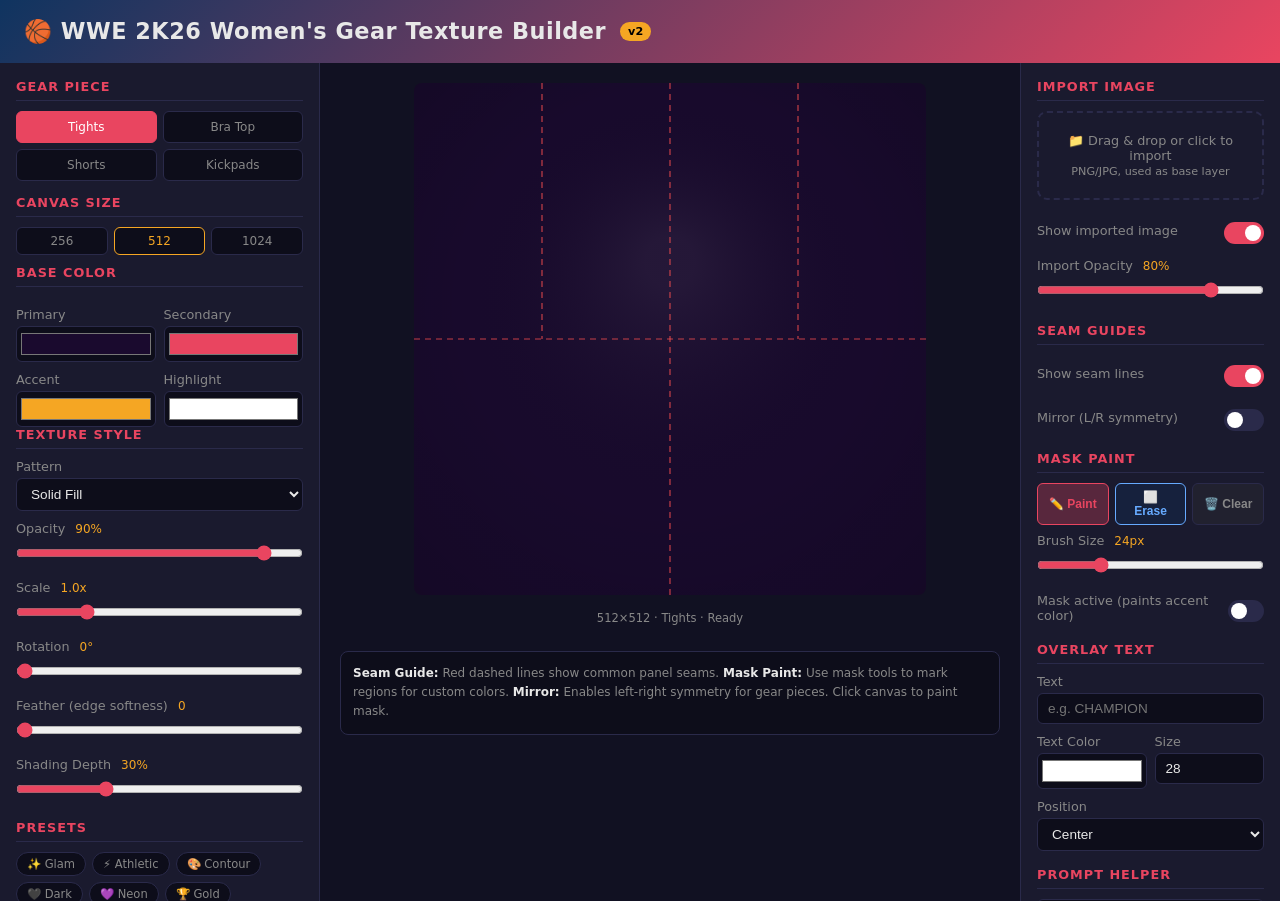
<file: wwe2k26-texture-builder-v2/index.html>
<!DOCTYPE html>
<html lang="en">
<head>
<meta charset="UTF-8">
<meta name="viewport" content="width=device-width, initial-scale=1.0">
<title>WWE 2K26 Women's Gear Texture Builder v2</title>
<style>
  :root {
    --bg: #0d0d0d;
    --panel: #1a1a2e;
    --accent: #e94560;
    --accent2: #0f3460;
    --gold: #f5a623;
    --text: #e8e8e8;
    --muted: #888;
    --border: #2a2a4a;
    --canvas-bg: #111122;
  }
  * { box-sizing: border-box; margin: 0; padding: 0; }
  body { background: var(--bg); color: var(--text); font-family: 'Segoe UI', system-ui, sans-serif; min-height: 100vh; }
  header { background: linear-gradient(135deg, #0f3460, #e94560); padding: 18px 24px; display: flex; align-items: center; gap: 14px; }
  header h1 { font-size: 1.4rem; font-weight: 700; letter-spacing: 0.5px; }
  header .badge { background: var(--gold); color: #000; font-size: 0.7rem; font-weight: 800; padding: 3px 8px; border-radius: 20px; }
  .layout { display: grid; grid-template-columns: 320px 1fr 260px; gap: 0; height: calc(100vh - 62px); overflow: hidden; }
  .sidebar-left, .sidebar-right { background: var(--panel); border-right: 1px solid var(--border); overflow-y: auto; padding: 16px; }
  .sidebar-right { border-right: none; border-left: 1px solid var(--border); }
  .center { display: flex; flex-direction: column; align-items: center; justify-content: flex-start; padding: 20px; overflow-y: auto; background: var(--canvas-bg); gap: 16px; }
  h3 { font-size: 0.8rem; text-transform: uppercase; letter-spacing: 1px; color: var(--accent); margin-bottom: 10px; border-bottom: 1px solid var(--border); padding-bottom: 6px; }
  label { display: block; font-size: 0.8rem; color: var(--muted); margin-bottom: 4px; margin-top: 10px; }
  select, input[type=range], input[type=color], input[type=text], input[type=number], textarea {
    width: 100%; background: #0d0d1a; border: 1px solid var(--border); color: var(--text);
    padding: 7px 10px; border-radius: 6px; font-size: 0.85rem; outline: none;
  }
  select:focus, input:focus, textarea:focus { border-color: var(--accent); }
  input[type=range] { padding: 4px 0; cursor: pointer; accent-color: var(--accent); }
  input[type=color] { height: 36px; padding: 2px; cursor: pointer; }
  .color-row { display: grid; grid-template-columns: 1fr 1fr; gap: 8px; }
  .btn { width: 100%; padding: 10px; border: none; border-radius: 8px; font-size: 0.85rem; font-weight: 700; cursor: pointer; transition: all 0.2s; text-transform: uppercase; letter-spacing: 0.5px; }
  .btn-primary { background: var(--accent); color: #fff; }
  .btn-primary:hover { background: #ff6b6b; }
  .btn-secondary { background: var(--accent2); color: #fff; margin-top: 8px; }
  .btn-secondary:hover { background: #1a4a80; }
  .btn-gold { background: var(--gold); color: #000; margin-top: 8px; }
  .btn-gold:hover { background: #ffb94a; }
  .btn-sm { padding: 6px 10px; font-size: 0.75rem; border-radius: 6px; border: none; cursor: pointer; font-weight: 700; }
  .gear-tabs { display: grid; grid-template-columns: 1fr 1fr; gap: 6px; margin-bottom: 14px; }
  .gear-tab { background: #0d0d1a; border: 1px solid var(--border); color: var(--muted); border-radius: 6px; padding: 8px 4px; font-size: 0.75rem; text-align: center; cursor: pointer; transition: all 0.2s; }
  .gear-tab.active { background: var(--accent); color: #fff; border-color: var(--accent); }
  .canvas-wrap { position: relative; display: inline-block; }
  canvas { border-radius: 8px; display: block; cursor: crosshair; }
  #seamCanvas { position: absolute; top: 0; left: 0; pointer-events: none; border-radius: 8px; }
  #maskCanvas { position: absolute; top: 0; left: 0; border-radius: 8px; }
  .export-grid { display: grid; grid-template-columns: 1fr 1fr; gap: 8px; margin-top: 8px; }
  .export-btn { background: #1a1a2e; border: 1px solid var(--border); color: var(--text); border-radius: 8px; padding: 10px 6px; font-size: 0.75rem; text-align: center; cursor: pointer; transition: all 0.2s; }
  .export-btn:hover { border-color: var(--accent); color: var(--accent); }
  .export-btn .icon { font-size: 1.4rem; display: block; margin-bottom: 4px; }
  .drop-zone { border: 2px dashed var(--border); border-radius: 10px; padding: 20px 12px; text-align: center; font-size: 0.8rem; color: var(--muted); cursor: pointer; transition: all 0.2s; margin-bottom: 12px; }
  .drop-zone:hover, .drop-zone.drag-over { border-color: var(--accent); color: var(--accent); }
  .drop-zone input { display: none; }
  .toggle-row { display: flex; align-items: center; justify-content: space-between; margin-top: 10px; }
  .toggle { position: relative; width: 40px; height: 22px; }
  .toggle input { opacity: 0; width: 0; height: 0; }
  .slider { position: absolute; cursor: pointer; inset: 0; background: #2a2a4a; border-radius: 22px; transition: 0.2s; }
  .slider:before { content: ''; position: absolute; height: 16px; width: 16px; left: 3px; bottom: 3px; background: #fff; border-radius: 50%; transition: 0.2s; }
  input:checked + .slider { background: var(--accent); }
  input:checked + .slider:before { transform: translateX(18px); }
  .toggle-label { font-size: 0.8rem; color: var(--muted); }
  .val-display { display: inline-block; font-size: 0.75rem; color: var(--gold); margin-left: 6px; }
  .info-box { background: #0d0d1a; border: 1px solid var(--border); border-radius: 8px; padding: 12px; font-size: 0.75rem; color: var(--muted); line-height: 1.6; margin-top: 10px; }
  .info-box strong { color: var(--text); }
  .preset-row { display: flex; gap: 6px; flex-wrap: wrap; margin-top: 6px; }
  .preset-chip { background: #0d0d1a; border: 1px solid var(--border); color: var(--muted); border-radius: 20px; padding: 4px 10px; font-size: 0.72rem; cursor: pointer; transition: all 0.2s; }
  .preset-chip:hover { border-color: var(--gold); color: var(--gold); }
  .panel-indicator { display: flex; gap: 4px; margin-top: 8px; flex-wrap: wrap; }
  .panel-dot { width: 10px; height: 10px; border-radius: 50%; background: var(--border); }
  .panel-dot.active { background: var(--accent); }
  textarea { resize: vertical; height: 70px; font-family: monospace; font-size: 0.78rem; }
  .mask-tools { display: flex; gap: 6px; margin-top: 8px; }
  .mask-tools .btn-sm { flex: 1; }
  .mask-add { background: rgba(233,69,96,0.3); color: var(--accent); border: 1px solid var(--accent); }
  .mask-erase { background: rgba(15,52,96,0.3); color: #6af; border: 1px solid #6af; }
  .mask-clear { background: rgba(50,50,50,0.3); color: var(--muted); border: 1px solid var(--border); }
  .size-row { display: grid; grid-template-columns: 1fr 1fr 1fr; gap: 6px; margin-bottom: 10px; }
  .size-chip { background: #0d0d1a; border: 1px solid var(--border); border-radius: 6px; padding: 6px; text-align: center; font-size: 0.75rem; cursor: pointer; color: var(--muted); }
  .size-chip.active { border-color: var(--gold); color: var(--gold); }
  .status { font-size: 0.72rem; color: var(--muted); text-align: center; }
  @media (max-width: 900px) { .layout { grid-template-columns: 1fr; height: auto; } }
</style>
</head>
<body>
<header>
  <div>
    <h1>&#127936; WWE 2K26 Women's Gear Texture Builder</h1>
  </div>
  <span class="badge">v2</span>
</header>
<div class="layout">

<!-- LEFT PANEL -->
<div class="sidebar-left">
  <h3>Gear Piece</h3>
  <div class="gear-tabs">
    <div class="gear-tab active" onclick="setGear('tights')">Tights</div>
    <div class="gear-tab" onclick="setGear('bra')">Bra Top</div>
    <div class="gear-tab" onclick="setGear('shorts')">Shorts</div>
    <div class="gear-tab" onclick="setGear('kickpads')">Kickpads</div>
  </div>

  <h3>Canvas Size</h3>
  <div class="size-row">
    <div class="size-chip" onclick="setSize(256)">256</div>
    <div class="size-chip active" onclick="setSize(512)">512</div>
    <div class="size-chip" onclick="setSize(1024)">1024</div>
  </div>

  <h3>Base Color</h3>
  <div class="color-row">
    <div><label>Primary</label><input type="color" id="color1" value="#1a0a2e" oninput="render()"></div>
    <div><label>Secondary</label><input type="color" id="color2" value="#e94560" oninput="render()"></div>
  </div>
  <div class="color-row">
    <div><label>Accent</label><input type="color" id="color3" value="#f5a623" oninput="render()"></div>
    <div><label>Highlight</label><input type="color" id="color4" value="#ffffff" oninput="render()"></div>
  </div>

  <h3>Texture Style</h3>
  <label>Pattern</label>
  <select id="pattern" onchange="render()">
    <option value="solid">Solid Fill</option>
    <option value="gradient_v">Gradient — Vertical</option>
    <option value="gradient_h">Gradient — Horizontal</option>
    <option value="gradient_d">Gradient — Diagonal</option>
    <option value="stripes_h">Stripes — Horizontal</option>
    <option value="stripes_v">Stripes — Vertical</option>
    <option value="stripes_d">Stripes — Diagonal</option>
    <option value="checker">Checkerboard</option>
    <option value="diamonds">Diamond Grid</option>
    <option value="dots">Dot Grid</option>
    <option value="scales">Scale/Reptile</option>
    <option value="lace">Lace Mesh</option>
    <option value="glam">Glam Shimmer</option>
    <option value="stars">Star Field</option>
    <option value="lightning">Lightning Bolts</option>
  </select>

  <label>Opacity <span class="val-display" id="opVal">90%</span></label>
  <input type="range" id="opacity" min="10" max="100" value="90" oninput="document.getElementById('opVal').textContent=this.value+'%';render()">

  <label>Scale <span class="val-display" id="scVal">1.0x</span></label>
  <input type="range" id="scale" min="1" max="40" value="10" oninput="document.getElementById('scVal').textContent=(this.value/10).toFixed(1)+'x';render()">

  <label>Rotation <span class="val-display" id="rotVal">0°</span></label>
  <input type="range" id="rotation" min="0" max="360" value="0" oninput="document.getElementById('rotVal').textContent=this.value+'°';render()">

  <label>Feather (edge softness) <span class="val-display" id="featherVal">0</span></label>
  <input type="range" id="feather" min="0" max="120" value="0" oninput="document.getElementById('featherVal').textContent=this.value;render()">

  <label>Shading Depth <span class="val-display" id="shadeVal">30%</span></label>
  <input type="range" id="shading" min="0" max="100" value="30" oninput="document.getElementById('shadeVal').textContent=this.value+'%';render()">

  <h3 style="margin-top:14px">Presets</h3>
  <div class="preset-row">
    <div class="preset-chip" onclick="applyPreset('glam')">✨ Glam</div>
    <div class="preset-chip" onclick="applyPreset('athletic')">⚡ Athletic</div>
    <div class="preset-chip" onclick="applyPreset('contour')">🎨 Contour</div>
    <div class="preset-chip" onclick="applyPreset('dark')">🖤 Dark</div>
    <div class="preset-chip" onclick="applyPreset('neon')">💜 Neon</div>
    <div class="preset-chip" onclick="applyPreset('gold')">🏆 Gold</div>
  </div>
</div>

<!-- CENTER CANVAS -->
<div class="center">
  <div class="canvas-wrap" id="canvasWrap">
    <canvas id="mainCanvas"></canvas>
    <canvas id="maskCanvas" style="opacity:0.45"></canvas>
    <canvas id="seamCanvas"></canvas>
  </div>
  <div class="status" id="statusBar">512×512 · Tights · Ready</div>
  <div class="info-box">
    <strong>Seam Guide:</strong> Red dashed lines show common panel seams. <strong>Mask Paint:</strong> Use mask tools to mark regions for custom colors. <strong>Mirror:</strong> Enables left-right symmetry for gear pieces. Click canvas to paint mask.
  </div>
</div>

<!-- RIGHT PANEL -->
<div class="sidebar-right">
  <h3>Import Image</h3>
  <div class="drop-zone" id="dropZone">
    <input type="file" id="fileInput" accept="image/*" onchange="loadImage(event)">
    <div onclick="document.getElementById('fileInput').click()">
      📁 Drag & drop or click to import<br><span style="font-size:0.7rem">PNG/JPG, used as base layer</span>
    </div>
  </div>
  <div class="toggle-row">
    <span class="toggle-label">Show imported image</span>
    <label class="toggle"><input type="checkbox" id="showImport" checked onchange="render()"><span class="slider"></span></label>
  </div>
  <label style="margin-top:10px">Import Opacity <span class="val-display" id="impOpVal">80%</span></label>
  <input type="range" id="importOpacity" min="5" max="100" value="80" oninput="document.getElementById('impOpVal').textContent=this.value+'%';render()">

  <h3 style="margin-top:16px">Seam Guides</h3>
  <div class="toggle-row">
    <span class="toggle-label">Show seam lines</span>
    <label class="toggle"><input type="checkbox" id="showSeams" checked onchange="drawSeams()"><span class="slider"></span></label>
  </div>
  <div class="toggle-row" style="margin-top:8px">
    <span class="toggle-label">Mirror (L/R symmetry)</span>
    <label class="toggle"><input type="checkbox" id="mirror" onchange="render()"><span class="slider"></span></label>
  </div>

  <h3 style="margin-top:16px">Mask Paint</h3>
  <div class="mask-tools">
    <button class="btn-sm mask-add" onclick="setMaskMode('add')">✏️ Paint</button>
    <button class="btn-sm mask-erase" onclick="setMaskMode('erase')">⬜ Erase</button>
    <button class="btn-sm mask-clear" onclick="clearMask()">🗑️ Clear</button>
  </div>
  <label style="margin-top:8px">Brush Size <span class="val-display" id="brushVal">24px</span></label>
  <input type="range" id="brushSize" min="4" max="80" value="24" oninput="document.getElementById('brushVal').textContent=this.value+'px'">
  <div class="toggle-row" style="margin-top:8px">
    <span class="toggle-label">Mask active (paints accent color)</span>
    <label class="toggle"><input type="checkbox" id="maskActive" onchange="render()"><span class="slider"></span></label>
  </div>

  <h3 style="margin-top:16px">Overlay Text</h3>
  <label>Text</label>
  <input type="text" id="overlayText" placeholder="e.g. CHAMPION" oninput="render()">
  <div class="color-row">
    <div><label>Text Color</label><input type="color" id="textColor" value="#ffffff" oninput="render()"></div>
    <div><label>Size</label><input type="number" id="textSize" value="28" min="8" max="120" oninput="render()"></div>
  </div>
  <label>Position</label>
  <select id="textPos" onchange="render()">
    <option value="center">Center</option>
    <option value="top">Top</option>
    <option value="bottom">Bottom</option>
    <option value="topleft">Top Left</option>
    <option value="botright">Bottom Right</option>
  </select>

  <h3 style="margin-top:16px">Prompt Helper</h3>
  <textarea id="promptHelper" placeholder="Paste generation prompt here for reference while building textures…"></textarea>

  <h3 style="margin-top:16px">Export</h3>
  <div class="export-grid">
    <div class="export-btn" onclick="exportPiece('tights')">
      <span class="icon">🩲</span>Tights
    </div>
    <div class="export-btn" onclick="exportPiece('bra')">
      <span class="icon">👙</span>Bra Top
    </div>
    <div class="export-btn" onclick="exportPiece('shorts')">
      <span class="icon">🩳</span>Shorts
    </div>
    <div class="export-btn" onclick="exportPiece('kickpads')">
      <span class="icon">🥾</span>Kickpads
    </div>
  </div>
  <button class="btn btn-gold" onclick="exportCurrent()">⬇️ Export Current View</button>
  <button class="btn btn-secondary" onclick="exportAll()">📦 Export All 4 Pieces</button>

  <div class="info-box" style="margin-top:12px">
    <strong>Upload tip:</strong> WWE 2K accepts PNG/JPG under <strong>1 MB</strong>. 512×512 PNGs export ~180–400 KB. Use 1024 only if you need sharp detail.
  </div>
</div>
</div>

<script>
// STATE
let gear = 'tights';
let canvasSize = 512;
let importedImage = null;
let maskMode = 'add';
let painting = false;

const mainC = document.getElementById('mainCanvas');
const maskC = document.getElementById('maskCanvas');
const seamC = document.getElementById('seamCanvas');
const ctx = mainC.getContext('2d');
const mctx = maskC.getContext('2d');
const sctx = seamC.getContext('2d');

function initCanvas() {
  [mainC, maskC, seamC].forEach(c => { c.width = canvasSize; c.height = canvasSize; });
  mainC.style.width = mainC.style.height = maskC.style.width = maskC.style.height = seamC.style.width = seamC.style.height = Math.min(canvasSize, 520) + 'px';
  clearMask();
  render();
  drawSeams();
}

function setSize(s) {
  canvasSize = s;
  document.querySelectorAll('.size-chip').forEach(c => c.classList.remove('active'));
  document.querySelector(`.size-chip[onclick="setSize(${s})"]`).classList.add('active');
  initCanvas();
}

function setGear(g) {
  gear = g;
  document.querySelectorAll('.gear-tab').forEach(t => t.classList.remove('active'));
  event.target.classList.add('active');
  render();
  drawSeams();
  updateStatus();
}

function updateStatus() {
  document.getElementById('statusBar').textContent = `${canvasSize}×${canvasSize} · ${gear.charAt(0).toUpperCase()+gear.slice(1)} · Ready`;
}

// Hex to rgb helper
function hexRgb(hex) {
  const r = parseInt(hex.slice(1,3),16), g = parseInt(hex.slice(3,5),16), b = parseInt(hex.slice(5,7),16);
  return [r,g,b];
}

function render() {
  const c1 = document.getElementById('color1').value;
  const c2 = document.getElementById('color2').value;
  const c3 = document.getElementById('color3').value;
  const pattern = document.getElementById('pattern').value;
  const opacity = document.getElementById('opacity').value / 100;
  const scale = document.getElementById('scale').value / 10;
  const rotation = document.getElementById('rotation').value * Math.PI / 180;
  const feather = parseInt(document.getElementById('feather').value);
  const shading = document.getElementById('shading').value / 100;
  const mirror = document.getElementById('mirror').checked;
  const W = canvasSize, H = canvasSize;

  ctx.clearRect(0, 0, W, H);
  ctx.save();
  ctx.globalAlpha = 1;

  // Draw imported image as base
  if (importedImage && document.getElementById('showImport').checked) {
    ctx.globalAlpha = document.getElementById('importOpacity').value / 100;
    if (mirror) {
      ctx.save();
      ctx.translate(W/2, 0);
      ctx.scale(-1,1);
      ctx.drawImage(importedImage, -W/2, 0, W/2, H);
      ctx.restore();
      ctx.save();
      ctx.drawImage(importedImage, W/2, 0, W/2, H);
      ctx.restore();
    } else {
      ctx.drawImage(importedImage, 0, 0, W, H);
    }
    ctx.globalAlpha = 1;
  }

  // Pattern layer
  ctx.globalAlpha = opacity;
  drawPattern(ctx, pattern, c1, c2, c3, scale, rotation, W, H, mirror);
  ctx.globalAlpha = 1;

  // Mask region fill with accent color
  if (document.getElementById('maskActive').checked) {
    const imgData = mctx.getImageData(0, 0, W, H);
    const [ar, ag, ab] = hexRgb(document.getElementById('color3').value);
    const od = imgData.data;
    const tmp = ctx.getImageData(0, 0, W, H);
    for (let i = 0; i < od.length; i += 4) {
      if (od[i+3] > 10) {
        tmp.data[i] = ar; tmp.data[i+1] = ag; tmp.data[i+2] = ab; tmp.data[i+3] = od[i+3];
      }
    }
    ctx.putImageData(tmp, 0, 0);
  }

  // Feather edges
  if (feather > 0) {
    const grad = ctx.createRadialGradient(W/2, H/2, Math.max(W,H)/2 - feather, W/2, H/2, Math.max(W,H)/2);
    grad.addColorStop(0, 'rgba(0,0,0,0)');
    grad.addColorStop(1, 'rgba(0,0,0,1)');
    ctx.globalCompositeOperation = 'destination-out';
    ctx.fillStyle = grad;
    ctx.fillRect(0, 0, W, H);
    ctx.globalCompositeOperation = 'source-over';
  }

  // Contour shading overlay (soft vignette for 3D look)
  if (shading > 0) {
    const shade = ctx.createRadialGradient(W*0.5, H*0.35, W*0.05, W*0.5, H*0.5, W*0.75);
    shade.addColorStop(0, `rgba(255,255,255,${shading*0.18})`);
    shade.addColorStop(0.5, 'rgba(0,0,0,0)');
    shade.addColorStop(1, `rgba(0,0,0,${shading*0.55})`);
    ctx.globalAlpha = 1;
    ctx.fillStyle = shade;
    ctx.fillRect(0, 0, W, H);
  }

  // Text overlay
  const txt = document.getElementById('overlayText').value.trim();
  if (txt) {
    const tSize = parseInt(document.getElementById('textSize').value);
    const tColor = document.getElementById('textColor').value;
    const pos = document.getElementById('textPos').value;
    ctx.globalAlpha = 1;
    ctx.font = `bold ${tSize}px 'Segoe UI', sans-serif`;
    ctx.fillStyle = tColor;
    ctx.textAlign = 'center';
    ctx.textBaseline = 'middle';
    let tx = W/2, ty = H/2;
    if (pos === 'top') { tx = W/2; ty = tSize; }
    else if (pos === 'bottom') { tx = W/2; ty = H - tSize; }
    else if (pos === 'topleft') { tx = tSize*1.5; ty = tSize; ctx.textAlign='left'; }
    else if (pos === 'botright') { tx = W - tSize*1.5; ty = H - tSize; ctx.textAlign='right'; }
    ctx.shadowColor = 'rgba(0,0,0,0.7)'; ctx.shadowBlur = 6;
    ctx.fillText(txt, tx, ty);
    ctx.shadowBlur = 0;
  }

  ctx.restore();
  drawSeams();
  updateStatus();
}

function drawPattern(ctx, pattern, c1, c2, c3, scale, rotation, W, H, mirror) {
  const draw = (startX, endX) => {
    ctx.save();
    ctx.beginPath();
    ctx.rect(startX, 0, endX - startX, H);
    ctx.clip();
    ctx.translate(W/2, H/2);
    ctx.rotate(rotation);
    ctx.translate(-W/2, -H/2);
    switch(pattern) {
      case 'solid': ctx.fillStyle = c1; ctx.fillRect(0, 0, W, H); break;
      case 'gradient_v': { const g = ctx.createLinearGradient(0,0,0,H); g.addColorStop(0,c1); g.addColorStop(1,c2); ctx.fillStyle=g; ctx.fillRect(0,0,W,H); } break;
      case 'gradient_h': { const g = ctx.createLinearGradient(0,0,W,0); g.addColorStop(0,c1); g.addColorStop(1,c2); ctx.fillStyle=g; ctx.fillRect(0,0,W,H); } break;
      case 'gradient_d': { const g = ctx.createLinearGradient(0,0,W,H); g.addColorStop(0,c1); g.addColorStop(0.5,c2); g.addColorStop(1,c3); ctx.fillStyle=g; ctx.fillRect(0,0,W,H); } break;
      case 'stripes_h': {
        const sw = Math.max(4, W * 0.06 / scale);
        ctx.fillStyle = c1; ctx.fillRect(0,0,W,H);
        ctx.fillStyle = c2;
        for (let y=0; y<H; y+=sw*2) { ctx.fillRect(0,y,W,sw); }
      } break;
      case 'stripes_v': {
        const sw = Math.max(4, W * 0.06 / scale);
        ctx.fillStyle = c1; ctx.fillRect(0,0,W,H);
        ctx.fillStyle = c2;
        for (let x=0; x<W; x+=sw*2) { ctx.fillRect(x,0,sw,H); }
      } break;
      case 'stripes_d': {
        const sw = Math.max(4, W * 0.07 / scale);
        ctx.fillStyle = c1; ctx.fillRect(0,0,W,H);
        ctx.fillStyle = c2;
        for (let i=-W; i<W*2; i+=sw*2) { ctx.fillRect(i,0,sw,H*3); ctx.save(); ctx.translate(i,0); ctx.fillRect(0,0,sw,H); ctx.restore(); }
        // diagonal via transform
        ctx.clearRect(0,0,W,H);
        ctx.fillStyle = c1; ctx.fillRect(0,0,W,H);
        for (let i=-H*2; i<W+H*2; i+=sw*2) {
          ctx.beginPath(); ctx.moveTo(i,0); ctx.lineTo(i+H,H); ctx.lineTo(i+H+sw,H); ctx.lineTo(i+sw,0); ctx.closePath();
          ctx.fillStyle = c2; ctx.fill();
        }
      } break;
      case 'checker': {
        const cs = Math.max(8, W * 0.08 / scale);
        ctx.fillStyle = c1; ctx.fillRect(0,0,W,H);
        ctx.fillStyle = c2;
        for (let y=0; y<H; y+=cs) for (let x=0; x<W; x+=cs) if ((Math.floor(x/cs)+Math.floor(y/cs))%2===0) ctx.fillRect(x,y,cs,cs);
      } break;
      case 'diamonds': {
        const ds = Math.max(10, W * 0.09 / scale);
        ctx.fillStyle = c1; ctx.fillRect(0,0,W,H);
        for (let y=-ds; y<H+ds; y+=ds) for (let x=-ds; x<W+ds; x+=ds*2) {
          ctx.beginPath(); ctx.moveTo(x+ds,y); ctx.lineTo(x+ds*2,y+ds); ctx.lineTo(x+ds,y+ds*2); ctx.lineTo(x,y+ds); ctx.closePath();
          ctx.fillStyle = c2; ctx.fill();
          ctx.strokeStyle = c3; ctx.lineWidth = 0.8; ctx.stroke();
        }
      } break;
      case 'dots': {
        const ds = Math.max(6, W * 0.07 / scale);
        ctx.fillStyle = c1; ctx.fillRect(0,0,W,H);
        for (let y=ds/2; y<H; y+=ds*1.8) for (let x=ds/2; x<W; x+=ds*1.8) {
          ctx.beginPath(); ctx.arc(x, y, ds*0.35, 0, Math.PI*2);
          ctx.fillStyle = c2; ctx.fill();
        }
      } break;
      case 'scales': {
        const rs = Math.max(8, W * 0.07 / scale);
        ctx.fillStyle = c1; ctx.fillRect(0,0,W,H);
        for (let row=0; row<H/(rs*0.8); row++) for (let col=0; col<W/rs+1; col++) {
          const ox = (row%2===0)?0:rs/2;
          ctx.beginPath(); ctx.arc(col*rs+ox, row*rs*0.8, rs*0.55, Math.PI, 0);
          ctx.fillStyle = c2; ctx.fill();
          ctx.strokeStyle = c3; ctx.lineWidth = 0.5; ctx.stroke();
        }
      } break;
      case 'lace': {
        const gs = Math.max(8, W * 0.06 / scale);
        ctx.fillStyle = c1; ctx.fillRect(0,0,W,H);
        ctx.strokeStyle = c2; ctx.lineWidth = 0.8;
        for (let y=0; y<H; y+=gs) { ctx.beginPath(); ctx.moveTo(0,y); ctx.lineTo(W,y); ctx.stroke(); }
        for (let x=0; x<W; x+=gs) { ctx.beginPath(); ctx.moveTo(x,0); ctx.lineTo(x,H); ctx.stroke(); }
        for (let y=0; y<H; y+=gs*2) for (let x=0; x<W; x+=gs*2) {
          ctx.beginPath(); ctx.arc(x,y,gs*0.3,0,Math.PI*2);
          ctx.fillStyle = c3; ctx.fill();
        }
      } break;
      case 'glam': {
        const g = ctx.createLinearGradient(0,0,W,H); g.addColorStop(0,c1); g.addColorStop(0.5,c2); g.addColorStop(1,c3);
        ctx.fillStyle=g; ctx.fillRect(0,0,W,H);
        for (let i=0; i<120*scale; i++) {
          const sx=Math.random()*W, sy=Math.random()*H, sr=Math.random()*2.5+0.5;
          ctx.beginPath(); ctx.arc(sx,sy,sr,0,Math.PI*2);
          ctx.fillStyle = `rgba(255,255,255,${Math.random()*0.7+0.1})`; ctx.fill();
        }
      } break;
      case 'stars': {
        ctx.fillStyle = c1; ctx.fillRect(0,0,W,H);
        for (let i=0; i<60*scale; i++) {
          const sx=Math.random()*W, sy=Math.random()*H, ss=Math.random()*12*scale+4;
          drawStar(ctx, sx, sy, 5, ss*0.45, ss*0.2, c2, c3);
        }
      } break;
      case 'lightning': {
        const g = ctx.createLinearGradient(0,0,0,H); g.addColorStop(0,c1); g.addColorStop(1,c2);
        ctx.fillStyle=g; ctx.fillRect(0,0,W,H);
        for (let i=0; i<8*scale; i++) {
          drawBolt(ctx, Math.random()*W, 0, W, H, c3);
        }
      } break;
      default: ctx.fillStyle=c1; ctx.fillRect(0,0,W,H);
    }
    ctx.restore();
  };
  if (mirror) { draw(0, W/2); ctx.save(); ctx.translate(W,0); ctx.scale(-1,1); draw(0, W/2); ctx.restore(); }
  else { draw(0, W); }
}

function drawStar(ctx, cx, cy, spikes, outerR, innerR, c1, c2) {
  let rot = Math.PI/2*3, step = Math.PI/spikes;
  ctx.beginPath(); ctx.moveTo(cx, cy-outerR);
  for (let i=0; i<spikes; i++) {
    ctx.lineTo(cx+Math.cos(rot)*outerR, cy+Math.sin(rot)*outerR); rot+=step;
    ctx.lineTo(cx+Math.cos(rot)*innerR, cy+Math.sin(rot)*innerR); rot+=step;
  }
  ctx.closePath(); ctx.fillStyle=c1; ctx.fill(); ctx.strokeStyle=c2; ctx.lineWidth=0.5; ctx.stroke();
}

function drawBolt(ctx, x, y, W, H, color) {
  ctx.beginPath(); ctx.moveTo(x, y);
  let cx = x, cy = y;
  while (cy < H) { cx += (Math.random()-0.5)*W*0.25; cy += H/8 + Math.random()*H/8; ctx.lineTo(cx, cy); }
  ctx.strokeStyle = color; ctx.lineWidth = 1.5 + Math.random()*2; ctx.globalAlpha = 0.7;
  ctx.shadowColor = color; ctx.shadowBlur = 8; ctx.stroke();
  ctx.shadowBlur = 0; ctx.globalAlpha = 1;
}

// SEAM GUIDES
const seamGuides = {
  tights:   [[0.5,0,0.5,1],[0,0.5,1,0.5],[0.25,0,0.25,0.5],[0.75,0,0.75,0.5]],
  bra:      [[0.5,0,0.5,1],[0,0.33,1,0.33],[0,0.66,1,0.66]],
  shorts:   [[0.5,0,0.5,1],[0,0.5,1,0.5],[0.33,0,0.33,1],[0.66,0,0.66,1]],
  kickpads: [[0.5,0,0.5,1],[0,0.5,1,0.5],[0,0.25,1,0.25],[0,0.75,1,0.75]]
};

function drawSeams() {
  const W = canvasSize;
  sctx.clearRect(0,0,W,W);
  if (!document.getElementById('showSeams').checked) return;
  sctx.setLineDash([6,5]); sctx.lineWidth = 1.2; sctx.strokeStyle = 'rgba(255,80,80,0.75)';
  (seamGuides[gear]||[]).forEach(([x1,y1,x2,y2]) => {
    sctx.beginPath(); sctx.moveTo(x1*W,y1*W); sctx.lineTo(x2*W,y2*W); sctx.stroke();
  });
  sctx.setLineDash([]);
}

// MASK PAINTING
function setMaskMode(m) { maskMode = m; }
function clearMask() { mctx.clearRect(0,0,canvasSize,canvasSize); render(); }

function getMaskPos(e) {
  const rect = maskC.getBoundingClientRect();
  const scaleF = canvasSize / rect.width;
  const x = (e.clientX - rect.left) * scaleF;
  const y = (e.clientY - rect.top) * scaleF;
  return [x, y];
}

maskC.addEventListener('mousedown', e => { painting = true; paintMask(e); });
maskC.addEventListener('mousemove', e => { if (painting) paintMask(e); });
document.addEventListener('mouseup', () => { painting = false; });

function paintMask(e) {
  const [x, y] = getMaskPos(e);
  const bs = parseInt(document.getElementById('brushSize').value);
  if (maskMode === 'add') {
    mctx.globalCompositeOperation = 'source-over';
    mctx.fillStyle = 'rgba(233,69,96,0.7)';
  } else {
    mctx.globalCompositeOperation = 'destination-out';
    mctx.fillStyle = 'rgba(0,0,0,1)';
  }
  mctx.beginPath(); mctx.arc(x, y, bs/2, 0, Math.PI*2); mctx.fill();
  mctx.globalCompositeOperation = 'source-over';
  render();
}

// DROP ZONE
const dz = document.getElementById('dropZone');
dz.addEventListener('dragover', e => { e.preventDefault(); dz.classList.add('drag-over'); });
dz.addEventListener('dragleave', () => dz.classList.remove('drag-over'));
dz.addEventListener('drop', e => { e.preventDefault(); dz.classList.remove('drag-over'); const f = e.dataTransfer.files[0]; if (f) loadImageFile(f); });

function loadImage(evt) { if (evt.target.files[0]) loadImageFile(evt.target.files[0]); }
function loadImageFile(file) {
  const reader = new FileReader();
  reader.onload = e => { const img = new Image(); img.onload = () => { importedImage = img; render(); }; img.src = e.target.result; };
  reader.readAsDataURL(file);
}

// PRESETS
const presets = {
  glam:    { color1:'#1a0a2e', color2:'#e94560', color3:'#f5a623', pattern:'glam', opacity:88, scale:15, shading:40 },
  athletic:{ color1:'#0d1b2a', color2:'#00b4d8', color3:'#90e0ef', pattern:'stripes_v', opacity:95, scale:12, shading:25 },
  contour: { color1:'#2d0033', color2:'#9b5de5', color3:'#f15bb5', pattern:'gradient_d', opacity:90, scale:10, shading:55 },
  dark:    { color1:'#050505', color2:'#222222', color3:'#444444', pattern:'checker', opacity:95, scale:8, shading:60 },
  neon:    { color1:'#0a0020', color2:'#7400b8', color3:'#80ffdb', pattern:'lightning', opacity:90, scale:8, shading:30 },
  gold:    { color1:'#1a1000', color2:'#c89b3c', color3:'#fffbe6', pattern:'diamonds', opacity:92, scale:10, shading:45 }
};

function applyPreset(name) {
  const p = presets[name];
  document.getElementById('color1').value = p.color1;
  document.getElementById('color2').value = p.color2;
  document.getElementById('color3').value = p.color3;
  document.getElementById('pattern').value = p.pattern;
  document.getElementById('opacity').value = p.opacity;
  document.getElementById('opVal').textContent = p.opacity + '%';
  document.getElementById('scale').value = p.scale;
  document.getElementById('scVal').textContent = (p.scale/10).toFixed(1) + 'x';
  document.getElementById('shading').value = p.shading;
  document.getElementById('shadeVal').textContent = p.shading + '%';
  render();
}

// EXPORT
function exportCurrent() {
  const link = document.createElement('a');
  const merged = mergeCanvases();
  link.download = `wwe2k26_${gear}_${canvasSize}.png`;
  link.href = merged.toDataURL('image/png');
  link.click();
}

function exportPiece(piece) {
  const prevGear = gear;
  gear = piece;
  render();
  drawSeams();
  setTimeout(() => {
    const merged = mergeCanvases();
    const link = document.createElement('a');
    link.download = `wwe2k26_${piece}_${canvasSize}.png`;
    link.href = merged.toDataURL('image/png');
    link.click();
    gear = prevGear;
    document.querySelectorAll('.gear-tab').forEach(t => t.classList.remove('active'));
    document.querySelector(`.gear-tab[onclick="setGear('${prevGear}')"]`).classList.add('active');
    render(); drawSeams();
  }, 80);
}

function exportAll() {
  ['tights','bra','shorts','kickpads'].forEach((piece, i) => {
    setTimeout(() => exportPiece(piece), i * 150);
  });
}

function mergeCanvases() {
  const merged = document.createElement('canvas');
  merged.width = canvasSize; merged.height = canvasSize;
  const mctxM = merged.getContext('2d');
  mctxM.drawImage(mainC, 0, 0);
  return merged;
}

// INIT
initCanvas();
</script>
</body>
</html>
</file>
